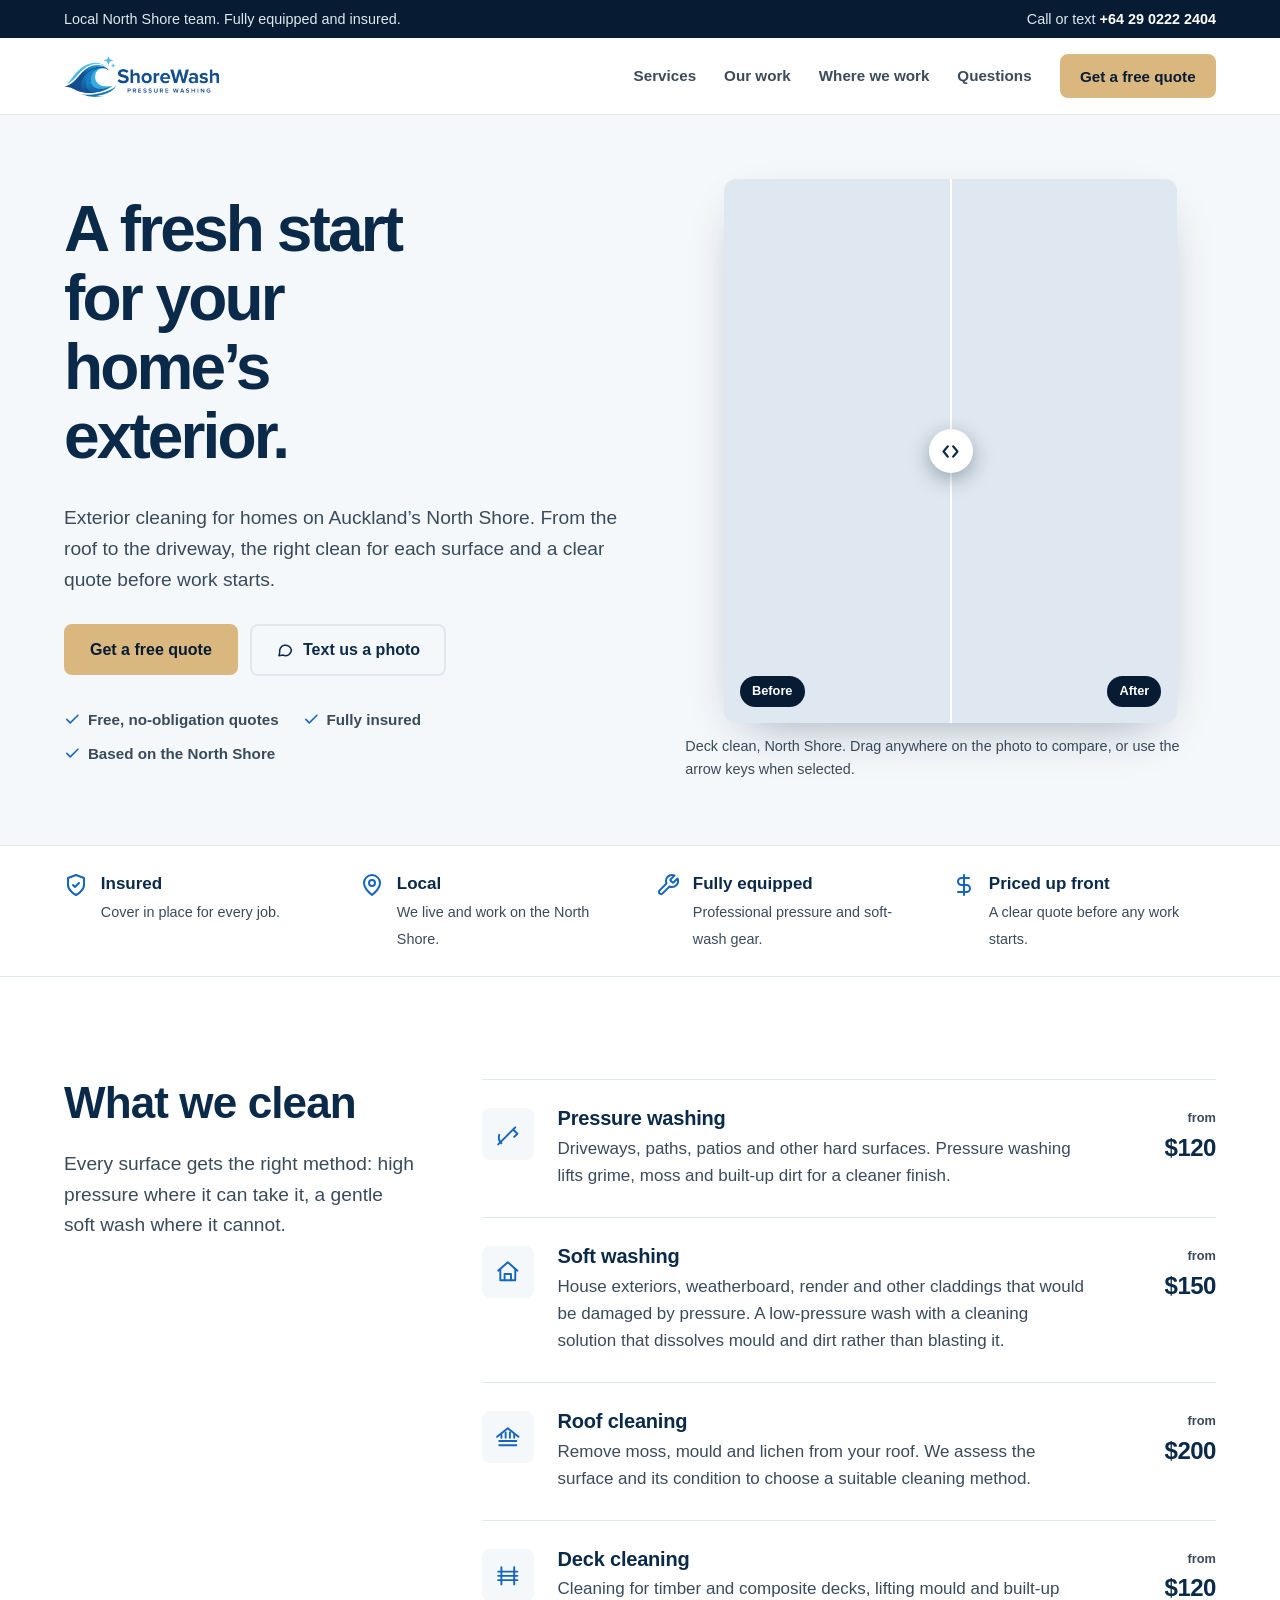
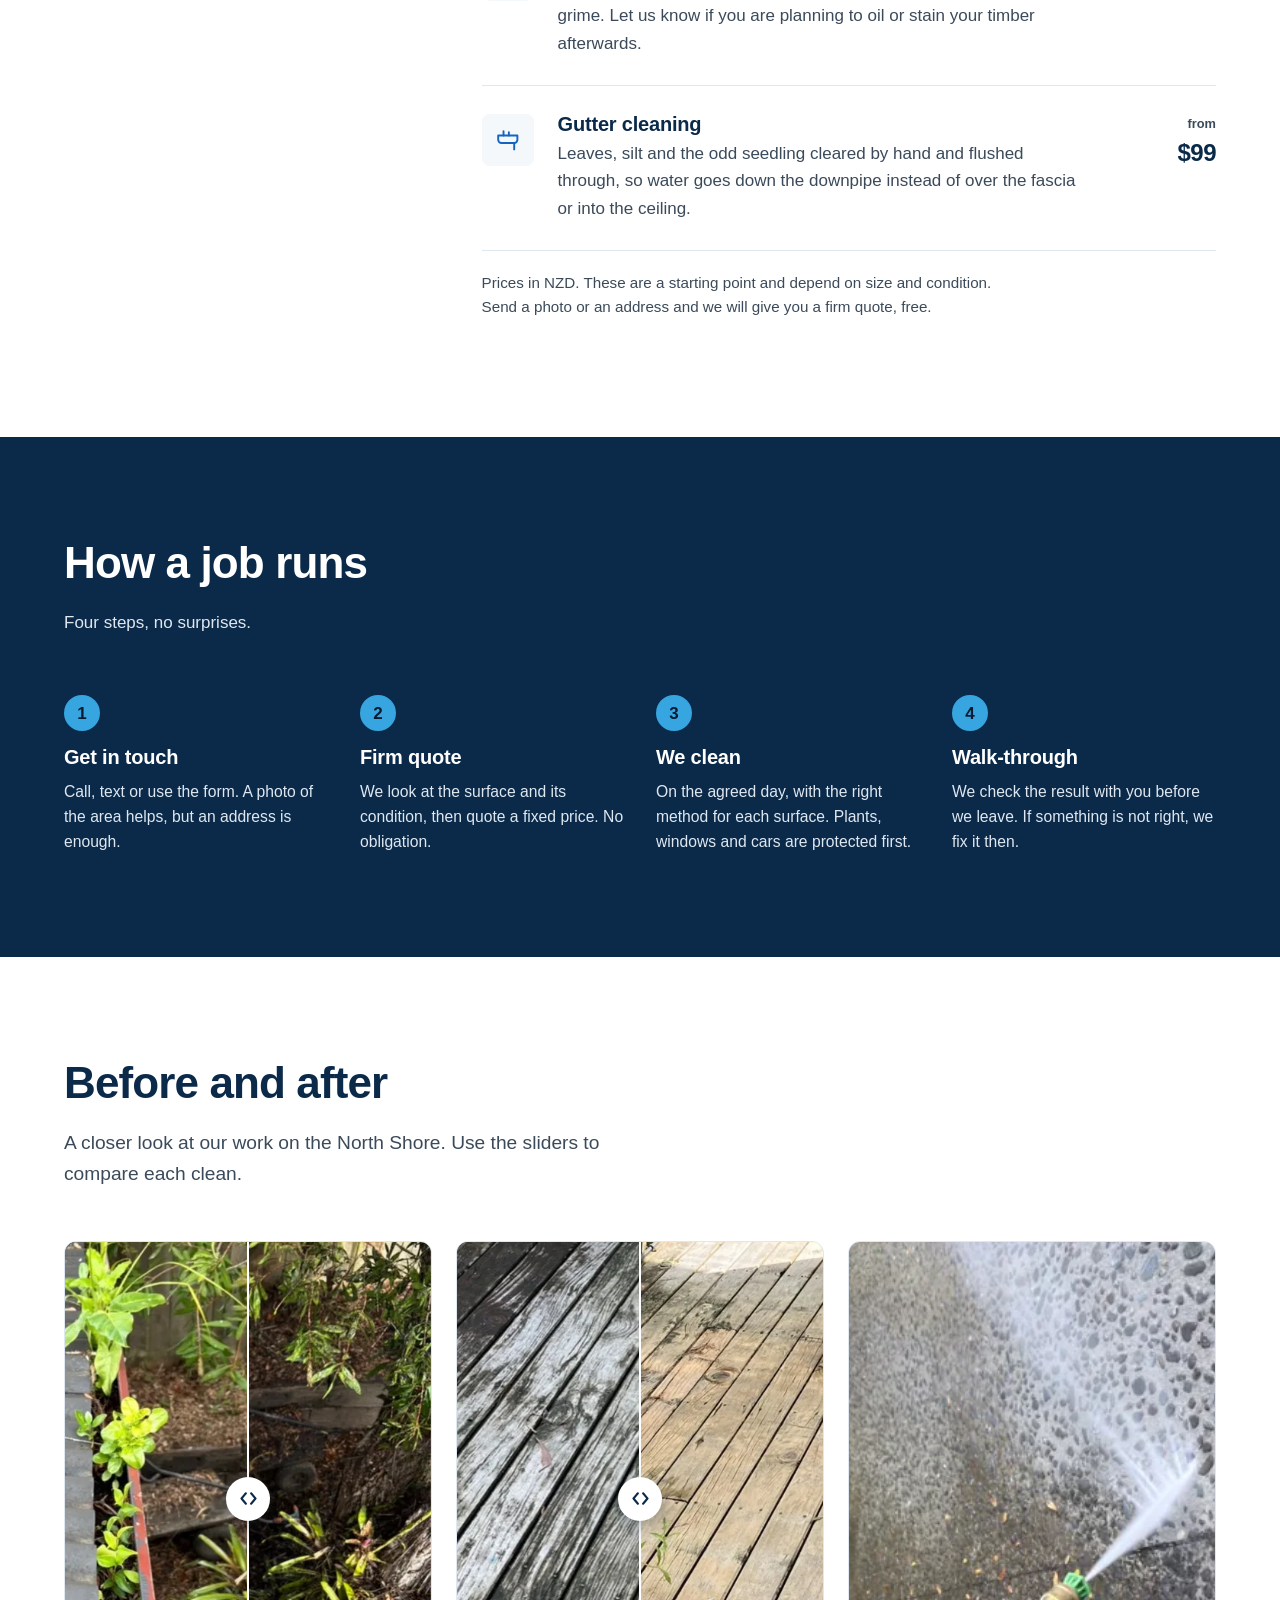
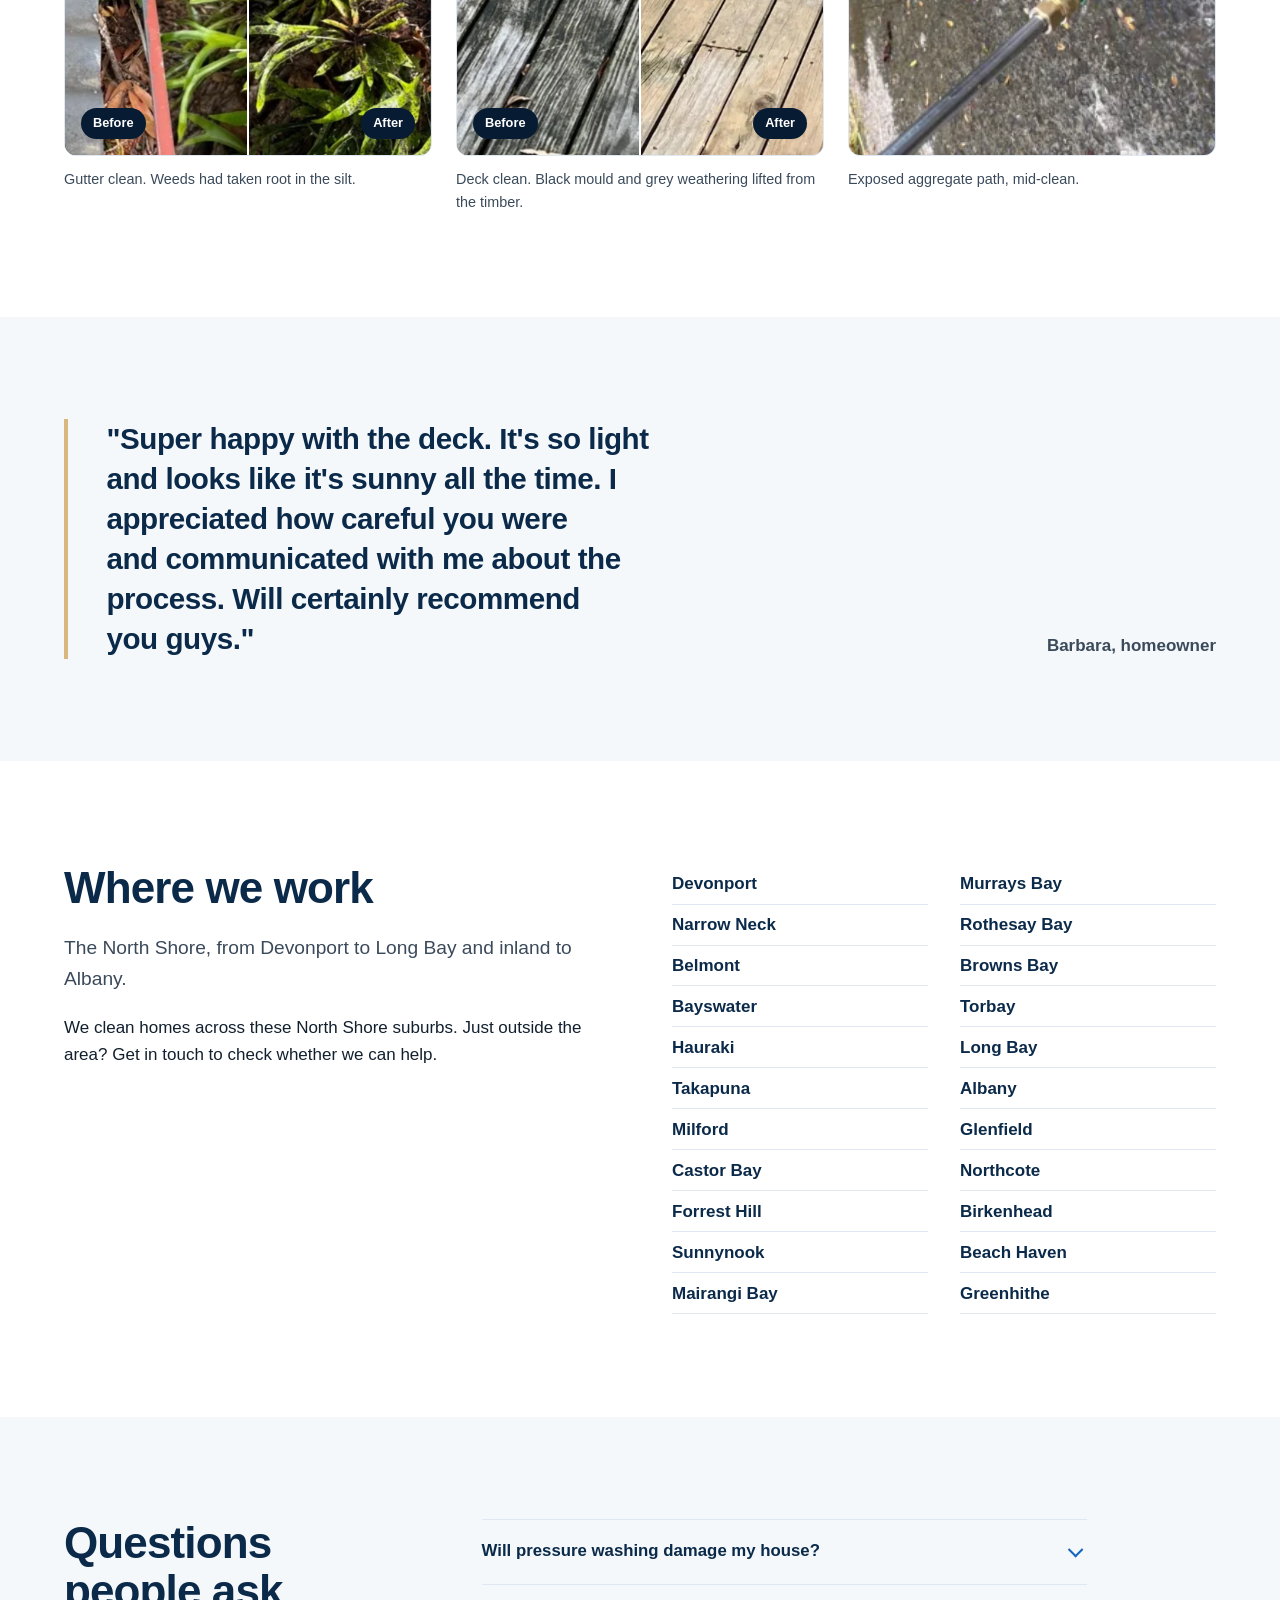
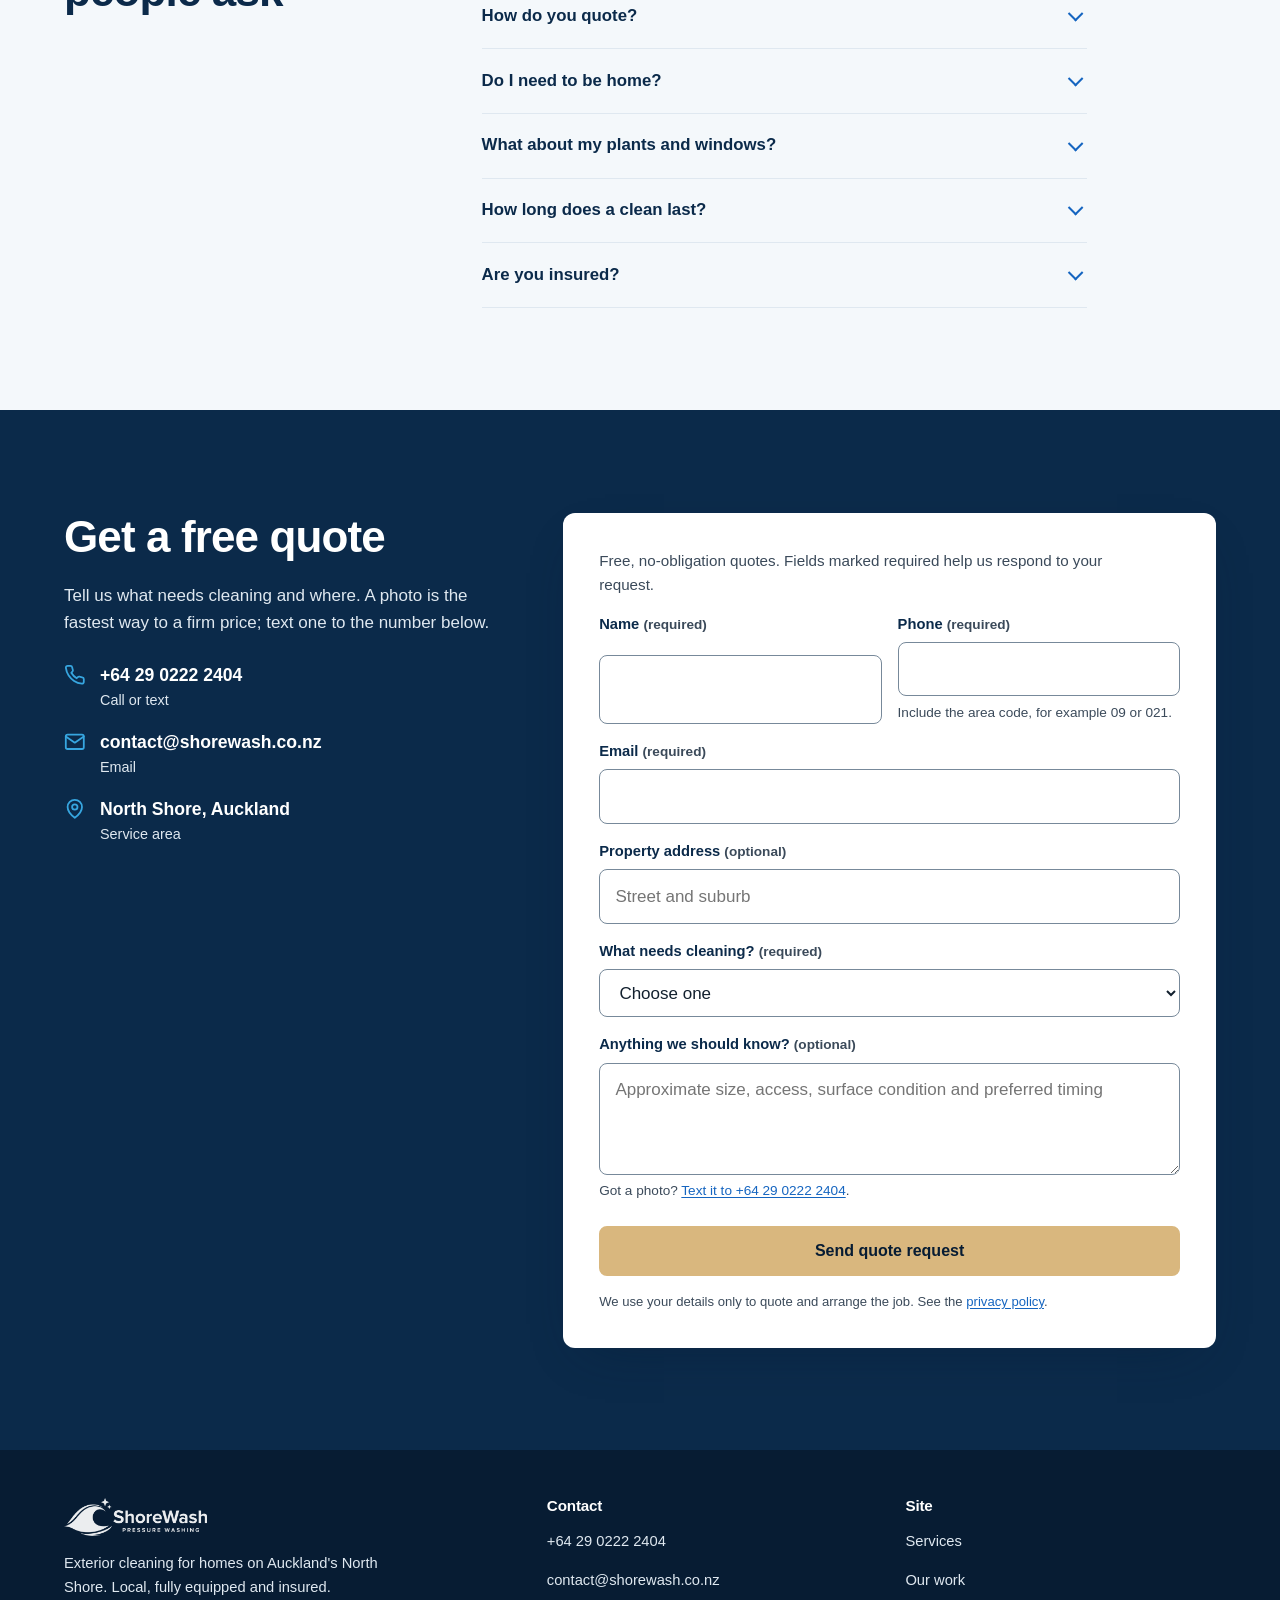
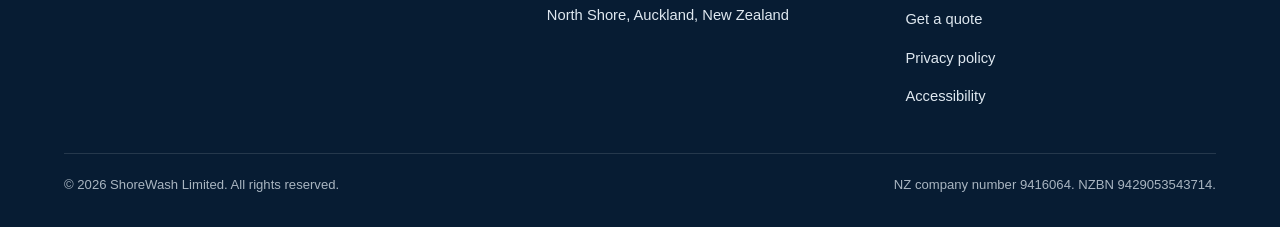
<file: index.html>
<!doctype html>
<html lang="en-NZ">
<head>
  <meta charset="utf-8">
  <meta name="viewport" content="width=device-width, initial-scale=1">
  <title>ShoreWash | Exterior cleaning on Auckland's North Shore</title>
  <meta name="description" content="Pressure washing, soft washing, roof, deck and gutter cleaning for North Shore homes. Local, fully equipped and insured. Free quotes, call or text +64 29 0222 2404.">
  <link rel="canonical" href="https://www.shorewash.co.nz/">
  <link rel="icon" href="assets/img/logo-square.png" type="image/png">
  <link rel="apple-touch-icon" href="assets/img/logo-square.png">
  <meta property="og:type" content="website">
  <meta property="og:site_name" content="ShoreWash">
  <meta property="og:title" content="ShoreWash | Exterior cleaning on Auckland's North Shore">
  <meta property="og:description" content="Pressure washing, soft washing, roofs, decks and gutters. Local North Shore team, fully equipped and insured. Free quotes.">
  <meta property="og:image" content="https://www.shorewash.co.nz/assets/img/driveway-wash.jpg">
  <meta property="og:image:width" content="1600">
  <meta property="og:image:height" content="1200">
  <meta property="og:image:alt" content="Pressure washing an exposed-aggregate path">
  <meta property="og:locale" content="en_NZ">
  <meta property="og:url" content="https://www.shorewash.co.nz/">
  <meta name="twitter:card" content="summary_large_image">
  <meta name="theme-color" content="#0b2a4a">
  <link rel="preload" as="image" type="image/webp" href="assets/img/deck-after-750.webp" imagesrcset="assets/img/deck-after-480.webp 480w, assets/img/deck-after-750.webp 750w" imagesizes="(max-width: 860px) calc(100vw - 40px), 520px" fetchpriority="high">
  <script>document.documentElement.classList.add("js");</script>
  <link rel="stylesheet" href="assets/site.css">
  <script type="application/ld+json">
{
  "@context": "https://schema.org",
  "@type": "HomeAndConstructionBusiness",
  "name": "ShoreWash",
  "legalName": "ShoreWash Limited",
  "url": "https://www.shorewash.co.nz/",
  "logo": "https://www.shorewash.co.nz/assets/img/logo-square.png",
  "image": "https://www.shorewash.co.nz/assets/img/driveway-wash.jpg",
  "telephone": "+64290222404",
  "email": "contact@shorewash.co.nz",
  "priceRange": "$99 - $200+",
  "address": {
    "@type": "PostalAddress",
    "addressLocality": "North Shore",
    "addressRegion": "Auckland",
    "addressCountry": "NZ"
  },
  "areaServed": {
    "@type": "Place",
    "name": "North Shore, Auckland"
  },
  "identifier": [
    {
      "@type": "PropertyValue",
      "propertyID": "NZBN",
      "value": "9429053543714"
    },
    {
      "@type": "PropertyValue",
      "propertyID": "NZ Company Number",
      "value": "9416064"
    }
  ],
  "hasOfferCatalog": {
    "@type": "OfferCatalog",
    "name": "Exterior cleaning services",
    "itemListElement": [
      {
        "@type": "Offer",
        "itemOffered": {
          "@type": "Service",
          "name": "Pressure washing",
          "description": "Pricing from NZ$120. Final quote depends on size and condition."
        },
        "priceSpecification": {
          "@type": "PriceSpecification",
          "priceCurrency": "NZD",
          "minPrice": "120"
        }
      },
      {
        "@type": "Offer",
        "itemOffered": {
          "@type": "Service",
          "name": "Soft washing",
          "description": "Pricing from NZ$150. Final quote depends on size and condition."
        },
        "priceSpecification": {
          "@type": "PriceSpecification",
          "priceCurrency": "NZD",
          "minPrice": "150"
        }
      },
      {
        "@type": "Offer",
        "itemOffered": {
          "@type": "Service",
          "name": "Roof cleaning",
          "description": "Pricing from NZ$200. Final quote depends on size and condition."
        },
        "priceSpecification": {
          "@type": "PriceSpecification",
          "priceCurrency": "NZD",
          "minPrice": "200"
        }
      },
      {
        "@type": "Offer",
        "itemOffered": {
          "@type": "Service",
          "name": "Deck cleaning",
          "description": "Pricing from NZ$120. Final quote depends on size and condition."
        },
        "priceSpecification": {
          "@type": "PriceSpecification",
          "priceCurrency": "NZD",
          "minPrice": "120"
        }
      },
      {
        "@type": "Offer",
        "itemOffered": {
          "@type": "Service",
          "name": "Gutter cleaning",
          "description": "Pricing from NZ$99. Final quote depends on size and condition."
        },
        "priceSpecification": {
          "@type": "PriceSpecification",
          "priceCurrency": "NZD",
          "minPrice": "99"
        }
      }
    ]
  },
  "@id": "https://www.shorewash.co.nz/#business"
}
  </script>
</head>
<body class="has-callbar">
<a class="skip-link" href="#top">Skip to main content</a>

<div class="topbar">
  <div class="wrap">
    <span class="topbar-note">Local North Shore team. Fully equipped and insured.</span>
    <span>Call or text <a href="tel:+64290222404">+64 29 0222 2404</a></span>
  </div>
</div>

<header class="header">
  <div class="wrap">
    <a class="brand" href="#top" aria-label="ShoreWash home">
      <img src="assets/img/logo.png" alt="ShoreWash" width="510" height="137">
    </a>
    <button class="nav-toggle" type="button" aria-expanded="false" aria-controls="nav">Menu</button>
    <nav class="nav" id="nav" aria-label="Main">
      <a href="#services">Services</a>
      <a href="#work">Our work</a>
      <a href="#area">Where we work</a>
      <a href="#faq">Questions</a>
      <a class="btn btn--primary" href="#quote">Get a free quote</a>
    </nav>
  </div>
</header>

<main id="top" tabindex="-1">

  <section class="hero">
    <div class="wrap">
      <div class="hero-copy">
        <h1>A fresh start for your home’s exterior.</h1>
        <p class="lede">Exterior cleaning for homes on Auckland’s North Shore. From the roof to the driveway, the right clean for each surface and a clear quote before work starts.</p>
        <div class="hero-actions">
          <a class="btn btn--primary" href="#quote">Get a free quote</a>
          <a class="btn btn--ghost" href="sms:+64290222404">
            <svg viewBox="0 0 24 24" fill="none" stroke="currentColor" stroke-width="2" stroke-linecap="round" stroke-linejoin="round" aria-hidden="true"><path d="M21 12a8 8 0 0 1-11.6 7.1L4 20l1.1-4.3A8 8 0 1 1 21 12z"/></svg>
            Text us a photo
          </a>
        </div>
        <ul class="hero-proof">
          <li><svg viewBox="0 0 24 24" fill="none" stroke="currentColor" stroke-width="2.2" stroke-linecap="round" stroke-linejoin="round" aria-hidden="true"><path d="M20 6 9 17l-5-5"/></svg>Free, no-obligation quotes</li>
          <li><svg viewBox="0 0 24 24" fill="none" stroke="currentColor" stroke-width="2.2" stroke-linecap="round" stroke-linejoin="round" aria-hidden="true"><path d="M20 6 9 17l-5-5"/></svg>Fully insured</li>
          <li><svg viewBox="0 0 24 24" fill="none" stroke="currentColor" stroke-width="2.2" stroke-linecap="round" stroke-linejoin="round" aria-hidden="true"><path d="M20 6 9 17l-5-5"/></svg>Based on the North Shore</li>
        </ul>
      </div>

      <figure class="hero-media">
        <div class="compare" data-compare>
          <picture><source type="image/webp" srcset="assets/img/deck-after-480.webp 480w, assets/img/deck-after-750.webp 750w" sizes="(max-width: 860px) calc(100vw - 40px), 520px"><img class="compare-after" decoding="async" src="assets/img/deck-after.jpg" alt="The same deck after cleaning: pale, even timber with the grain showing" width="750" height="1200" fetchpriority="high"></picture>
          <picture><source type="image/webp" srcset="assets/img/deck-before-480.webp 480w, assets/img/deck-before-750.webp 750w" sizes="(max-width: 860px) calc(100vw - 40px), 520px"><img class="compare-before" decoding="async" src="assets/img/deck-before.jpg" alt="A timber deck before cleaning, blackened with mould and lichen" width="750" height="1200"></picture>
          <span class="compare-label compare-label--before" aria-hidden="true">Before</span>
          <span class="compare-label compare-label--after" aria-hidden="true">After</span>
          <div class="compare-handle" aria-hidden="true"></div>
          <input class="compare-range" type="range" min="0" max="100" value="50" aria-label="Deck cleaning comparison">
        </div>
        <figcaption class="compare-caption">Deck clean, North Shore. Drag anywhere on the photo to compare, or use the arrow keys when selected.</figcaption>
      </figure>
    </div>
  </section>

  <section class="trust" aria-label="Why homeowners choose ShoreWash">
    <div class="wrap">
      <div class="trust-item">
        <svg viewBox="0 0 24 24" fill="none" stroke="currentColor" stroke-width="2" stroke-linecap="round" stroke-linejoin="round" aria-hidden="true"><path d="M12 22s8-4 8-10V5l-8-3-8 3v7c0 6 8 10 8 10z"/><path d="m9 12 2 2 4-4"/></svg>
        <div><strong>Insured</strong><span>Cover in place for every job.</span></div>
      </div>
      <div class="trust-item">
        <svg viewBox="0 0 24 24" fill="none" stroke="currentColor" stroke-width="2" stroke-linecap="round" stroke-linejoin="round" aria-hidden="true"><path d="M20 10c0 6-8 12-8 12s-8-6-8-12a8 8 0 0 1 16 0z"/><circle cx="12" cy="10" r="3"/></svg>
        <div><strong>Local</strong><span>We live and work on the North Shore.</span></div>
      </div>
      <div class="trust-item">
        <svg viewBox="0 0 24 24" fill="none" stroke="currentColor" stroke-width="2" stroke-linecap="round" stroke-linejoin="round" aria-hidden="true"><path d="M14.7 6.3a1 1 0 0 0 0 1.4l1.6 1.6a1 1 0 0 0 1.4 0l3.77-3.77a6 6 0 0 1-7.94 7.94l-6.91 6.91a2.12 2.12 0 0 1-3-3l6.91-6.91a6 6 0 0 1 7.94-7.94l-3.76 3.76z"/></svg>
        <div><strong>Fully equipped</strong><span>Professional pressure and soft-wash gear.</span></div>
      </div>
      <div class="trust-item">
        <svg viewBox="0 0 24 24" fill="none" stroke="currentColor" stroke-width="2" stroke-linecap="round" stroke-linejoin="round" aria-hidden="true"><path d="M12 2v20M17 5H9.5a3.5 3.5 0 0 0 0 7h5a3.5 3.5 0 0 1 0 7H6"/></svg>
        <div><strong>Priced up front</strong><span>A clear quote before any work starts.</span></div>
      </div>
    </div>
  </section>

  <section class="section" id="services">
    <div class="wrap">
      <div class="section-head">
        <h2>What we clean</h2>
        <p class="lede">Every surface gets the right method: high pressure where it can take it, a gentle soft wash where it cannot.</p>
      </div>

      <ul class="services">
        <li class="service">
          <div class="service-icon" aria-hidden="true">
            <svg viewBox="0 0 24 24" fill="none" stroke="currentColor" stroke-width="1.8" stroke-linecap="round" stroke-linejoin="round"><path d="M3 21 14 10M14 10l3-3 4 4-3 3M17 7l2-2M8 16l-2 2"/><path d="M4 12c-1 3 0 6 2 8"/></svg>
          </div>
          <div>
            <h3>Pressure washing</h3>
            <p>Driveways, paths, patios and other hard surfaces. Pressure washing lifts grime, moss and built-up dirt for a cleaner finish.</p>
          </div>
          <div class="service-price"><small>from</small><strong>$120</strong></div>
        </li>
        <li class="service">
          <div class="service-icon" aria-hidden="true">
            <svg viewBox="0 0 24 24" fill="none" stroke="currentColor" stroke-width="1.8" stroke-linecap="round" stroke-linejoin="round"><path d="M3 11 12 3l9 8"/><path d="M5 10v10h14V10"/><path d="M9 20v-6h6v6"/></svg>
          </div>
          <div>
            <h3>Soft washing</h3>
            <p>House exteriors, weatherboard, render and other claddings that would be damaged by pressure. A low-pressure wash with a cleaning solution that dissolves mould and dirt rather than blasting it.</p>
          </div>
          <div class="service-price"><small>from</small><strong>$150</strong></div>
        </li>
        <li class="service">
          <div class="service-icon" aria-hidden="true">
            <svg viewBox="0 0 24 24" fill="none" stroke="currentColor" stroke-width="1.8" stroke-linecap="round" stroke-linejoin="round"><path d="M2 12 12 4l10 8"/><path d="M6 10v3M10 8v5M14 8v5M18 10v3"/><path d="M4 16h16M4 20h16"/></svg>
          </div>
          <div>
            <h3>Roof cleaning</h3>
            <p>Remove moss, mould and lichen from your roof. We assess the surface and its condition to choose a suitable cleaning method.</p>
          </div>
          <div class="service-price"><small>from</small><strong>$200</strong></div>
        </li>
        <li class="service">
          <div class="service-icon" aria-hidden="true">
            <svg viewBox="0 0 24 24" fill="none" stroke="currentColor" stroke-width="1.8" stroke-linecap="round" stroke-linejoin="round"><path d="M3 9h18M3 13h18M3 17h18"/><path d="M6 5v16M18 5v16"/></svg>
          </div>
          <div>
            <h3>Deck cleaning</h3>
            <p>Cleaning for timber and composite decks, lifting mould and built-up grime. Let us know if you are planning to oil or stain your timber afterwards.</p>
          </div>
          <div class="service-price"><small>from</small><strong>$120</strong></div>
        </li>
        <li class="service">
          <div class="service-icon" aria-hidden="true">
            <svg viewBox="0 0 24 24" fill="none" stroke="currentColor" stroke-width="1.8" stroke-linecap="round" stroke-linejoin="round"><path d="M3 8h18v4a3 3 0 0 1-3 3H6a3 3 0 0 1-3-3V8z"/><path d="M18 15v6"/><path d="M8 4v4M13 5v3"/></svg>
          </div>
          <div>
            <h3>Gutter cleaning</h3>
            <p>Leaves, silt and the odd seedling cleared by hand and flushed through, so water goes down the downpipe instead of over the fascia or into the ceiling.</p>
          </div>
          <div class="service-price"><small>from</small><strong>$99</strong></div>
        </li>
      </ul>
      <p class="services-note">Prices in NZD. These are a starting point and depend on size and condition. Send a photo or an address and we will give you a firm quote, free.</p>
    </div>
  </section>

  <section class="section section--navy" id="how">
    <div class="wrap">
      <div class="section-head">
        <h2>How a job runs</h2>
        <p>Four steps, no surprises.</p>
      </div>
      <ol class="steps">
        <li>
          <h3>Get in touch</h3>
          <p>Call, text or use the form. A photo of the area helps, but an address is enough.</p>
        </li>
        <li>
          <h3>Firm quote</h3>
          <p>We look at the surface and its condition, then quote a fixed price. No obligation.</p>
        </li>
        <li>
          <h3>We clean</h3>
          <p>On the agreed day, with the right method for each surface. Plants, windows and cars are protected first.</p>
        </li>
        <li>
          <h3>Walk-through</h3>
          <p>We check the result with you before we leave. If something is not right, we fix it then.</p>
        </li>
      </ol>
    </div>
  </section>

  <section class="section" id="work">
    <div class="wrap">
      <div class="section-head">
        <h2>Before and after</h2>
        <p class="lede">A closer look at our work on the North Shore. Use the sliders to compare each clean.</p>
      </div>
      <div class="gallery">
        <figure>
          <div class="compare" data-compare>
            <picture><source type="image/webp" srcset="assets/img/gutter-after-480.webp 480w, assets/img/gutter-after-750.webp 750w" sizes="(max-width: 860px) min(448px, calc(100vw - 40px)), 368px"><img class="compare-after" decoding="async" src="assets/img/gutter-after.jpg" alt="The same gutter after cleaning, clear along its full length" width="750" height="1200" loading="lazy"></picture>
            <picture><source type="image/webp" srcset="assets/img/gutter-before-480.webp 480w, assets/img/gutter-before-750.webp 750w" sizes="(max-width: 860px) min(448px, calc(100vw - 40px)), 368px"><img class="compare-before" decoding="async" src="assets/img/gutter-before.jpg" alt="A gutter before cleaning, full of soil with weeds growing out of it" width="750" height="1200" loading="lazy"></picture>
            <span class="compare-label compare-label--before" aria-hidden="true">Before</span>
            <span class="compare-label compare-label--after" aria-hidden="true">After</span>
            <div class="compare-handle" aria-hidden="true"></div>
            <input class="compare-range" type="range" min="0" max="100" value="50" aria-label="Gutter cleaning comparison">
          </div>
          <figcaption>Gutter clean. Weeds had taken root in the silt.</figcaption>
        </figure>
        <figure>
          <div class="compare" data-compare>
            <picture><source type="image/webp" srcset="assets/img/deck-after-480.webp 480w, assets/img/deck-after-750.webp 750w" sizes="(max-width: 860px) min(448px, calc(100vw - 40px)), 368px"><img class="compare-after" decoding="async" src="assets/img/deck-after.jpg" alt="Cleaned timber deck with lighter boards and visible grain" width="750" height="1200" loading="lazy"></picture>
            <picture><source type="image/webp" srcset="assets/img/deck-before-480.webp 480w, assets/img/deck-before-750.webp 750w" sizes="(max-width: 860px) min(448px, calc(100vw - 40px)), 368px"><img class="compare-before" decoding="async" src="assets/img/deck-before.jpg" alt="Timber deck with dark mould and weathering before cleaning" width="750" height="1200" loading="lazy"></picture>
            <span class="compare-label compare-label--before" aria-hidden="true">Before</span>
            <span class="compare-label compare-label--after" aria-hidden="true">After</span>
            <div class="compare-handle" aria-hidden="true"></div>
            <input class="compare-range" type="range" min="0" max="100" value="50" aria-label="Deck cleaning comparison">
          </div>
          <figcaption>Deck clean. Black mould and grey weathering lifted from the timber.</figcaption>
        </figure>
        <figure>
          <div class="photo">
            <picture><source type="image/webp" srcset="assets/img/driveway-wash-480.webp 480w, assets/img/driveway-wash-1600.webp 1600w" sizes="(max-width: 860px) min(448px, calc(100vw - 40px)), 368px"><img decoding="async" src="assets/img/driveway-wash.jpg" alt="A pressure washer lance cleaning an exposed-aggregate concrete path, the cleaned strip visibly lighter" width="1600" height="1200" loading="lazy"></picture>
          </div>
          <figcaption>Exposed aggregate path, mid-clean.</figcaption>
        </figure>
      </div>
    </div>
  </section>

  <section class="section section--foam" aria-label="Testimonial">
    <div class="wrap">
      <div class="quote">
        <blockquote>"Super happy with the deck. It's so light and looks like it's sunny all the time. I appreciated how careful you were and communicated with me about the process. Will certainly recommend you guys."</blockquote>
        <cite>Barbara, homeowner</cite>
      </div>
    </div>
  </section>

  <section class="section" id="area">
    <div class="wrap area">
      <div>
        <h2>Where we work</h2>
        <p class="lede">The North Shore, from Devonport to Long Bay and inland to Albany.</p>
        <p>We clean homes across these North Shore suburbs. Just outside the area? Get in touch to check whether we can help.</p>
      </div>
      <ul class="suburbs" aria-label="Suburbs we serve">
        <li>Devonport</li>
        <li>Narrow Neck</li>
        <li>Belmont</li>
        <li>Bayswater</li>
        <li>Hauraki</li>
        <li>Takapuna</li>
        <li>Milford</li>
        <li>Castor Bay</li>
        <li>Forrest Hill</li>
        <li>Sunnynook</li>
        <li>Mairangi Bay</li>
        <li>Murrays Bay</li>
        <li>Rothesay Bay</li>
        <li>Browns Bay</li>
        <li>Torbay</li>
        <li>Long Bay</li>
        <li>Albany</li>
        <li>Glenfield</li>
        <li>Northcote</li>
        <li>Birkenhead</li>
        <li>Beach Haven</li>
        <li>Greenhithe</li>
      </ul>
    </div>
  </section>

  <section class="section section--foam" id="faq">
    <div class="wrap">
      <div class="section-head">
        <h2>Questions people ask</h2>
      </div>
      <div class="faq">
        <details>
          <summary>Will pressure washing damage my house?</summary>
          <p>Not if the right method is used. Concrete and pavers take high pressure well. Weatherboard, render, painted surfaces and roofs do not, so those get a soft wash: low pressure and a cleaning solution that does the work instead. Part of the quote is deciding which is right for each surface.</p>
        </details>
        <details>
          <summary>How do you quote?</summary>
          <p>Send a photo and an address, or just an address. For most jobs we can give a firm price from that. For larger or unusual jobs we will come and look first. Quotes are free and there is no obligation.</p>
        </details>
        <details>
          <summary>Do I need to be home?</summary>
          <p>No, as long as we can reach the area and an outside tap. Many jobs are done while the owner is at work. We will let you know when we arrive and when we finish.</p>
        </details>
        <details>
          <summary>What about my plants and windows?</summary>
          <p>Plants near the work are wet down and covered where needed, and rinsed afterwards. Windows, cars and outdoor furniture are moved or protected before we start.</p>
        </details>
        <details>
          <summary>How long does a clean last?</summary>
          <p>It depends on the surface, shade and moisture. Decks and roofs in shady, damp spots grow moss faster than sunny north-facing ones. Most customers book a clean every one to two years; we can tell you what to expect for your place.</p>
        </details>
        <details>
          <summary>Are you insured?</summary>
          <p>Yes. ShoreWash Limited is a registered New Zealand company and is insured for the work we do.</p>
        </details>
      </div>
    </div>
  </section>

  <section class="section section--navy" id="quote">
    <div class="wrap quote-grid">
      <div>
        <h2>Get a free quote</h2>
        <p>Tell us what needs cleaning and where. A photo is the fastest way to a firm price; text one to the number below.</p>
        <ul class="contact-list">
          <li>
            <svg viewBox="0 0 24 24" fill="none" stroke="currentColor" stroke-width="2" stroke-linecap="round" stroke-linejoin="round" aria-hidden="true"><path d="M22 16.9v3a2 2 0 0 1-2.2 2 19.8 19.8 0 0 1-8.6-3.1 19.5 19.5 0 0 1-6-6A19.8 19.8 0 0 1 2.1 4.2 2 2 0 0 1 4.1 2h3a2 2 0 0 1 2 1.7c.1.9.4 1.8.7 2.7a2 2 0 0 1-.5 2.1L8.1 9.8a16 16 0 0 0 6 6l1.3-1.3a2 2 0 0 1 2.1-.4c.9.3 1.8.6 2.7.7a2 2 0 0 1 1.8 2z"/></svg>
            <div><a href="tel:+64290222404">+64 29 0222 2404</a><span>Call or text</span></div>
          </li>
          <li>
            <svg viewBox="0 0 24 24" fill="none" stroke="currentColor" stroke-width="2" stroke-linecap="round" stroke-linejoin="round" aria-hidden="true"><path d="M4 4h16a2 2 0 0 1 2 2v12a2 2 0 0 1-2 2H4a2 2 0 0 1-2-2V6a2 2 0 0 1 2-2z"/><path d="m22 6-10 7L2 6"/></svg>
            <div><a href="mailto:contact@shorewash.co.nz">contact@shorewash.co.nz</a><span>Email</span></div>
          </li>
          <li>
            <svg viewBox="0 0 24 24" fill="none" stroke="currentColor" stroke-width="2" stroke-linecap="round" stroke-linejoin="round" aria-hidden="true"><path d="M20 10c0 6-8 12-8 12s-8-6-8-12a8 8 0 0 1 16 0z"/><circle cx="12" cy="10" r="3"/></svg>
            <div><a href="#area">North Shore, Auckland</a><span>Service area</span></div>
          </li>
        </ul>
      </div>

      <form class="form" action="https://formsubmit.co/contact@shorewash.co.nz" method="POST" id="quote-form">
        <input type="hidden" name="_subject" value="Quote request from shorewash.co.nz">
        <input type="hidden" name="_template" value="table">
        <input type="hidden" name="_captcha" value="false">
        <input type="hidden" name="_next" value="https://www.shorewash.co.nz/thanks.html" id="form-next">
        <input type="text" name="_honey" class="honey" tabindex="-1" autocomplete="off" aria-hidden="true">

        <p class="form-intro">Free, no-obligation quotes. Fields marked required help us respond to your request.</p>
        <p id="form-status" class="form-status" role="status" aria-live="polite"></p>
        <div class="form-row">
          <div class="field">
            <label for="f-name">Name <span class="field-hint">(required)</span></label>
            <input id="f-name" name="name" maxlength="120" pattern=".*\S.*" type="text" autocomplete="name" required>
          </div>
          <div class="field">
            <label for="f-phone">Phone <span class="field-hint">(required)</span></label>
            <input id="f-phone" name="phone" type="tel" autocomplete="tel" inputmode="tel" minlength="7" maxlength="30" pattern="[+0-9\(\) .\-]{7,30}" aria-describedby="phone-hint" required>
            <span class="field-hint" id="phone-hint">Include the area code, for example 09 or 021.</span>
          </div>
        </div>
        <div class="field">
          <label for="f-email">Email <span class="field-hint">(required)</span></label>
          <input id="f-email" name="email" type="email" autocomplete="email" required>
        </div>
        <div class="field">
          <label for="f-address">Property address <span class="field-hint">(optional)</span></label>
          <input id="f-address" name="address" type="text" autocomplete="street-address" placeholder="Street and suburb">
        </div>
        <div class="field">
          <label for="f-service">What needs cleaning? <span class="field-hint">(required)</span></label>
          <select id="f-service" name="service" required>
            <option value="" selected disabled>Choose one</option>
            <option>Pressure washing (driveway, paths, patio)</option>
            <option>Soft washing (house exterior)</option>
            <option>Roof cleaning</option>
            <option>Deck cleaning</option>
            <option>Gutter cleaning</option>
            <option>A few of these</option>
            <option>Something else</option>
          </select>
        </div>
        <div class="field">
          <label for="f-message">Anything we should know? <span class="field-hint">(optional)</span></label>
          <textarea id="f-message" name="message" maxlength="5000" aria-describedby="photo-hint" placeholder="Approximate size, access, surface condition and preferred timing"></textarea>
          <span class="field-hint" id="photo-hint">Got a photo? <a href="sms:+64290222404">Text it to +64 29 0222 2404</a>.</span>
        </div>
        <button class="btn btn--primary" type="submit">Send quote request</button>
        <p class="form-fine">We use your details only to quote and arrange the job. See the <a href="privacy.html">privacy policy</a>.</p>
      </form>
    </div>
  </section>

</main>

<footer class="footer">
  <div class="wrap">
    <div>
      <img src="assets/img/logo.png" alt="ShoreWash" width="510" height="137">
      <p>Exterior cleaning for homes on Auckland's North Shore. Local, fully equipped and insured.</p>
    </div>
    <div>
      <h3>Contact</h3>
      <ul>
        <li><a href="tel:+64290222404">+64 29 0222 2404</a></li>
        <li><a href="mailto:contact@shorewash.co.nz">contact@shorewash.co.nz</a></li>
        <li>North Shore, Auckland, New Zealand</li>
      </ul>
    </div>
    <div>
      <h3>Site</h3>
      <ul>
        <li><a href="#services">Services</a></li>
        <li><a href="#work">Our work</a></li>
        <li><a href="#quote">Get a quote</a></li>
        <li><a href="privacy.html">Privacy policy</a></li>
        <li><a href="accessibility.html">Accessibility</a></li>
      </ul>
    </div>
    <div class="footer-legal">
      <span>&copy; 2026 ShoreWash Limited. All rights reserved.</span>
      <span>NZ company number 9416064. NZBN 9429053543714.</span>
    </div>
  </div>
</footer>

<nav class="callbar" aria-label="Quick contact">
  <a class="btn btn--primary" href="tel:+64290222404">Call</a>
  <a class="btn btn--ghost on-dark" href="sms:+64290222404">Text</a>
  <a class="btn btn--ghost on-dark" href="#quote">Quote</a>
</nav>

<script src="assets/site.js" defer></script>
</body>
</html>
</file>
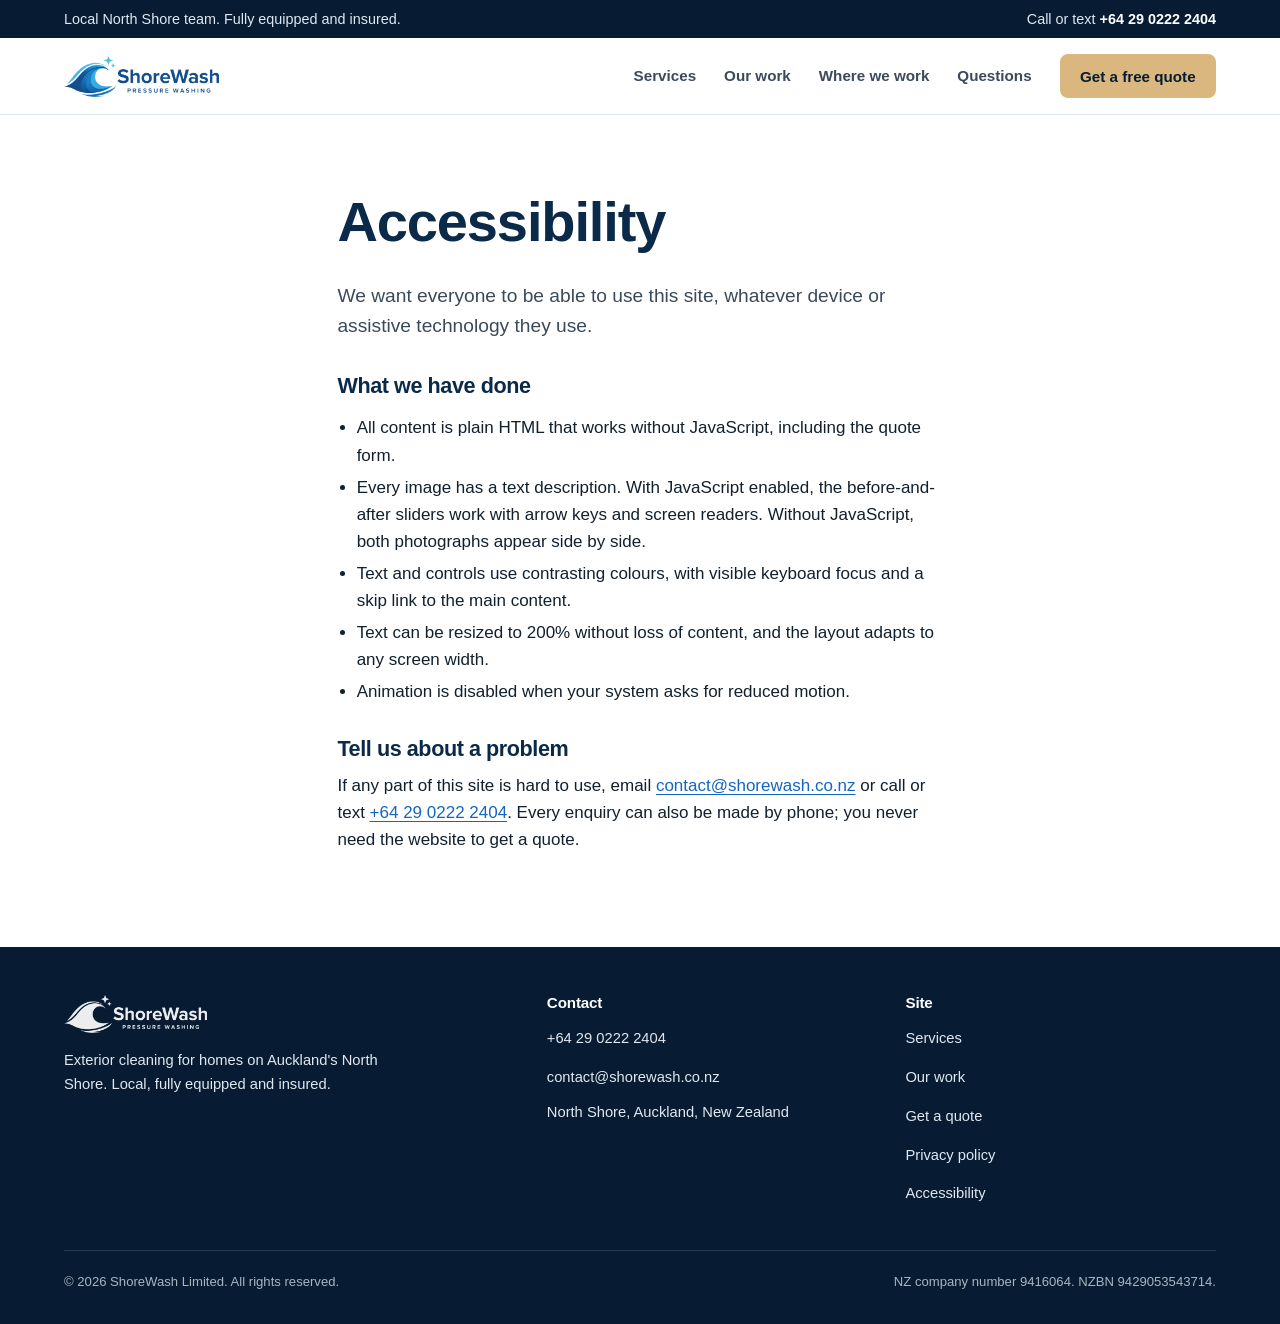
<file: accessibility.html>
<!doctype html>
<html lang="en-NZ">
<head>
  <meta charset="utf-8">
  <meta name="viewport" content="width=device-width, initial-scale=1">
  <title>Accessibility | ShoreWash</title>
  <meta name="description" content="ShoreWash aims to make this website usable by everyone. How we approach accessibility and how to tell us about a problem.">
  <meta name="robots" content="index,follow">
  <link rel="canonical" href="https://www.shorewash.co.nz/accessibility.html">
  <link rel="icon" href="assets/img/logo-square.png" type="image/png">
  <meta name="theme-color" content="#0b2a4a">
  <script>document.documentElement.classList.add("js");</script>
  <link rel="stylesheet" href="assets/site.css">
</head>
<body>
<a class="skip-link" href="#main">Skip to main content</a>
<div class="topbar">
  <div class="wrap">
    <span class="topbar-note">Local North Shore team. Fully equipped and insured.</span>
    <span>Call or text <a href="tel:+64290222404">+64 29 0222 2404</a></span>
  </div>
</div>
<header class="header">
  <div class="wrap">
    <a class="brand" href="index.html" aria-label="ShoreWash home">
      <img src="assets/img/logo.png" alt="ShoreWash" width="510" height="137">
    </a>
    <button class="nav-toggle" type="button" aria-expanded="false" aria-controls="nav">Menu</button>
    <nav class="nav" id="nav" aria-label="Main">
      <a href="index.html#services">Services</a>
      <a href="index.html#work">Our work</a>
      <a href="index.html#area">Where we work</a>
      <a href="index.html#faq">Questions</a>
      <a class="btn btn--primary" href="index.html#quote">Get a free quote</a>
    </nav>
  </div>
</header>
<main class="page" id="main" tabindex="-1">
  <div class="wrap">

    <h1>Accessibility</h1>
    <p class="lede">We want everyone to be able to use this site, whatever device or assistive technology they use.</p>

    <h2>What we have done</h2>
    <ul>
      <li>All content is plain HTML that works without JavaScript, including the quote form.</li>
      <li>Every image has a text description. With JavaScript enabled, the before-and-after sliders work with arrow keys and screen readers. Without JavaScript, both photographs appear side by side.</li>
      <li>Text and controls use contrasting colours, with visible keyboard focus and a skip link to the main content.</li>
      <li>Text can be resized to 200% without loss of content, and the layout adapts to any screen width.</li>
      <li>Animation is disabled when your system asks for reduced motion.</li>
    </ul>

    <h2>Tell us about a problem</h2>
    <p>If any part of this site is hard to use, email <a href="mailto:contact@shorewash.co.nz">contact@shorewash.co.nz</a> or call or text <a href="tel:+64290222404">+64 29 0222 2404</a>. Every enquiry can also be made by phone; you never need the website to get a quote.</p>
  </div>
</main>
<footer class="footer">
  <div class="wrap">
    <div>
      <img src="assets/img/logo.png" alt="ShoreWash" width="510" height="137">
      <p>Exterior cleaning for homes on Auckland's North Shore. Local, fully equipped and insured.</p>
    </div>
    <div>
      <h3>Contact</h3>
      <ul>
        <li><a href="tel:+64290222404">+64 29 0222 2404</a></li>
        <li><a href="mailto:contact@shorewash.co.nz">contact@shorewash.co.nz</a></li>
        <li>North Shore, Auckland, New Zealand</li>
      </ul>
    </div>
    <div>
      <h3>Site</h3>
      <ul>
        <li><a href="index.html#services">Services</a></li>
        <li><a href="index.html#work">Our work</a></li>
        <li><a href="index.html#quote">Get a quote</a></li>
        <li><a href="privacy.html">Privacy policy</a></li>
        <li><a href="accessibility.html">Accessibility</a></li>
      </ul>
    </div>
    <div class="footer-legal">
      <span>&copy; 2026 ShoreWash Limited. All rights reserved.</span>
      <span>NZ company number 9416064. NZBN 9429053543714.</span>
    </div>
  </div>
</footer>
<script src="assets/site.js" defer></script>
</body>
</html>
</file>
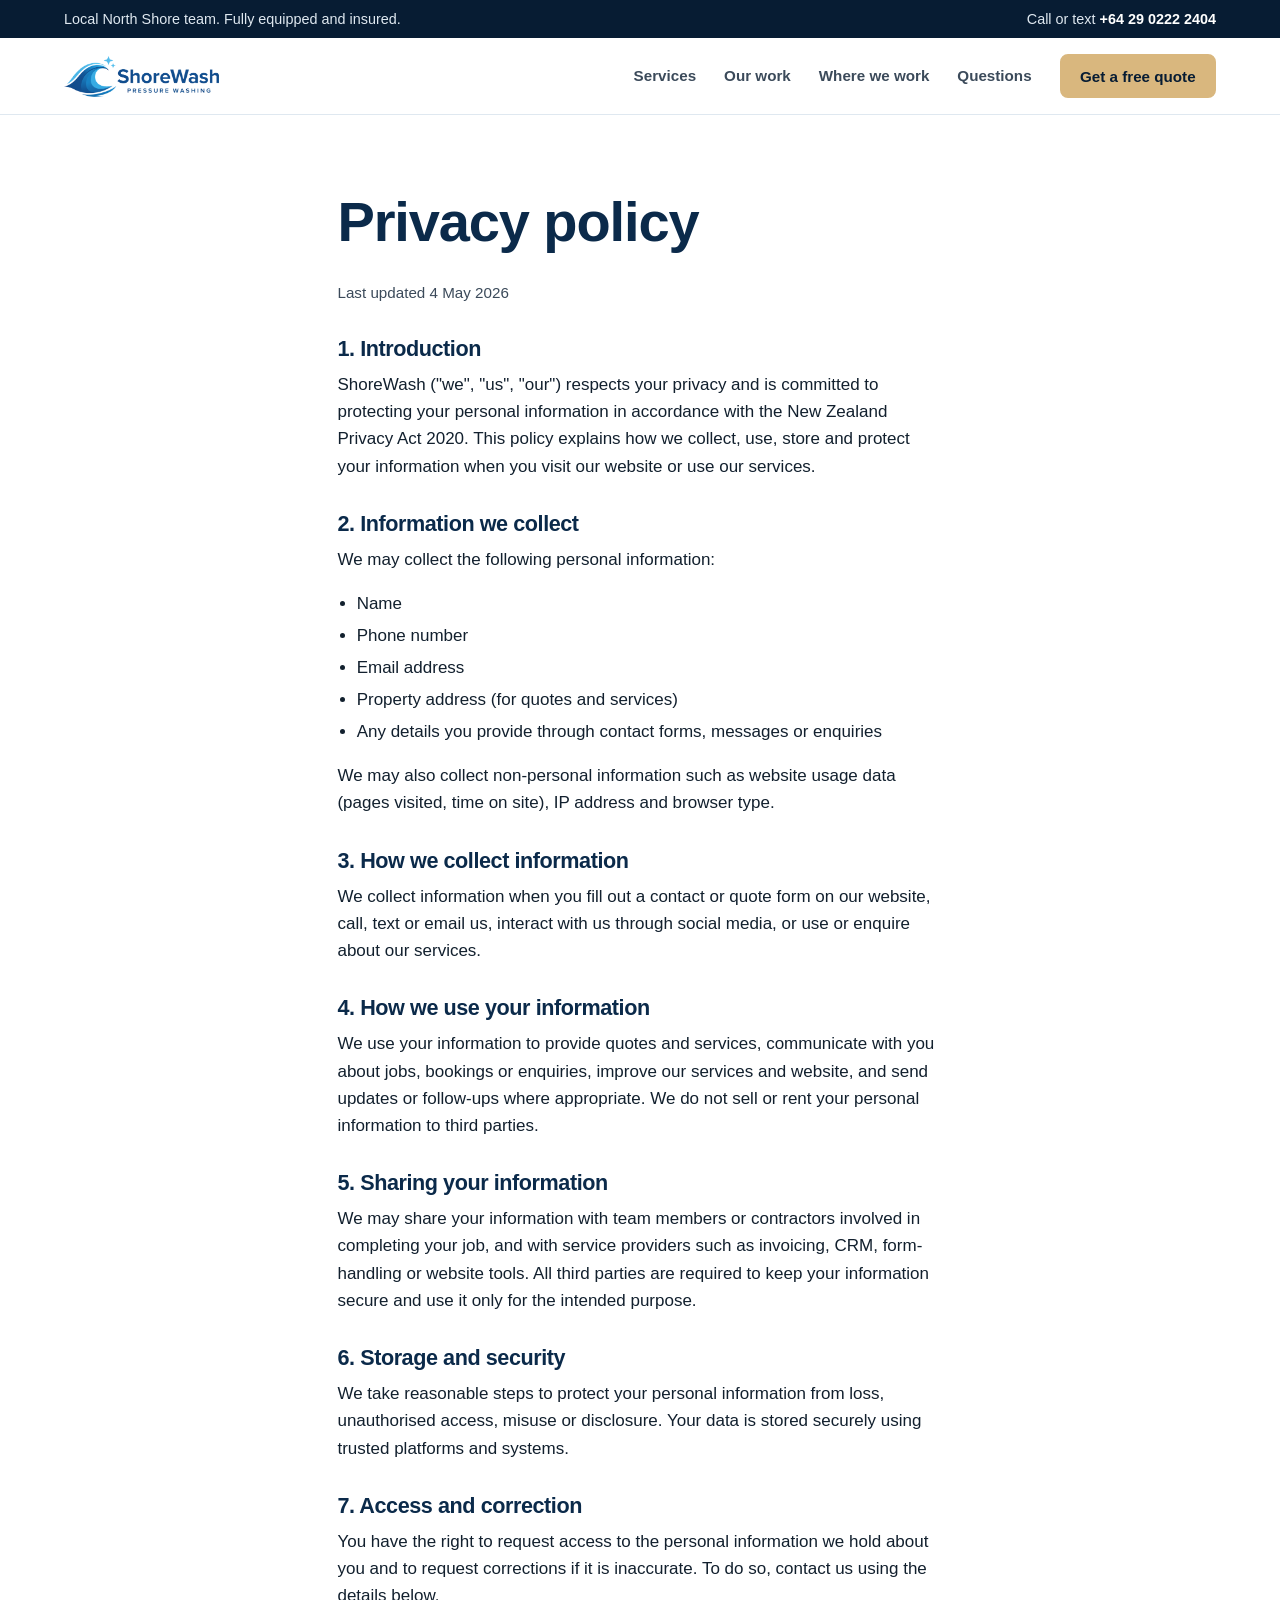
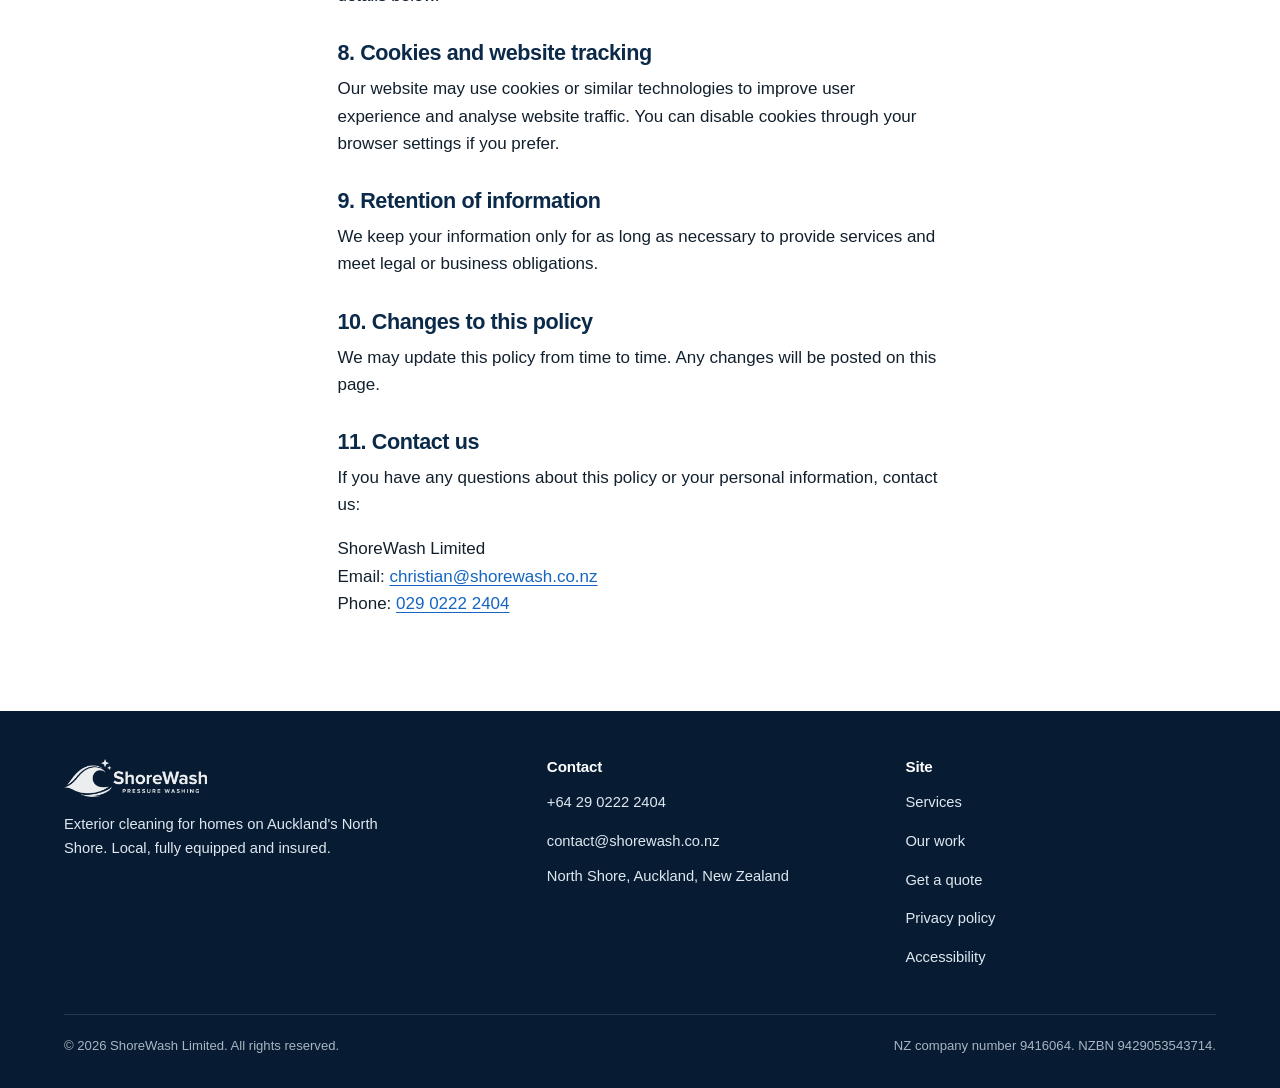
<file: privacy.html>
<!doctype html>
<html lang="en-NZ">
<head>
  <meta charset="utf-8">
  <meta name="viewport" content="width=device-width, initial-scale=1">
  <title>Privacy policy | ShoreWash</title>
  <meta name="description" content="How ShoreWash collects, uses and protects your personal information under the New Zealand Privacy Act 2020.">
  <meta name="robots" content="index,follow">
  <link rel="canonical" href="https://www.shorewash.co.nz/privacy.html">
  <link rel="icon" href="assets/img/logo-square.png" type="image/png">
  <meta name="theme-color" content="#0b2a4a">
  <script>document.documentElement.classList.add("js");</script>
  <link rel="stylesheet" href="assets/site.css">
</head>
<body>
<a class="skip-link" href="#main">Skip to main content</a>
<div class="topbar">
  <div class="wrap">
    <span class="topbar-note">Local North Shore team. Fully equipped and insured.</span>
    <span>Call or text <a href="tel:+64290222404">+64 29 0222 2404</a></span>
  </div>
</div>
<header class="header">
  <div class="wrap">
    <a class="brand" href="index.html" aria-label="ShoreWash home">
      <img src="assets/img/logo.png" alt="ShoreWash" width="510" height="137">
    </a>
    <button class="nav-toggle" type="button" aria-expanded="false" aria-controls="nav">Menu</button>
    <nav class="nav" id="nav" aria-label="Main">
      <a href="index.html#services">Services</a>
      <a href="index.html#work">Our work</a>
      <a href="index.html#area">Where we work</a>
      <a href="index.html#faq">Questions</a>
      <a class="btn btn--primary" href="index.html#quote">Get a free quote</a>
    </nav>
  </div>
</header>
<main class="page" id="main" tabindex="-1">
  <div class="wrap">

    <h1>Privacy policy</h1>
    <p class="meta">Last updated 4 May 2026</p>

    <h2>1. Introduction</h2>
    <p>ShoreWash ("we", "us", "our") respects your privacy and is committed to protecting your personal information in accordance with the New Zealand Privacy Act 2020. This policy explains how we collect, use, store and protect your information when you visit our website or use our services.</p>

    <h2>2. Information we collect</h2>
    <p>We may collect the following personal information:</p>
    <ul>
      <li>Name</li>
      <li>Phone number</li>
      <li>Email address</li>
      <li>Property address (for quotes and services)</li>
      <li>Any details you provide through contact forms, messages or enquiries</li>
    </ul>
    <p>We may also collect non-personal information such as website usage data (pages visited, time on site), IP address and browser type.</p>

    <h2>3. How we collect information</h2>
    <p>We collect information when you fill out a contact or quote form on our website, call, text or email us, interact with us through social media, or use or enquire about our services.</p>

    <h2>4. How we use your information</h2>
    <p>We use your information to provide quotes and services, communicate with you about jobs, bookings or enquiries, improve our services and website, and send updates or follow-ups where appropriate. We do not sell or rent your personal information to third parties.</p>

    <h2>5. Sharing your information</h2>
    <p>We may share your information with team members or contractors involved in completing your job, and with service providers such as invoicing, CRM, form-handling or website tools. All third parties are required to keep your information secure and use it only for the intended purpose.</p>

    <h2>6. Storage and security</h2>
    <p>We take reasonable steps to protect your personal information from loss, unauthorised access, misuse or disclosure. Your data is stored securely using trusted platforms and systems.</p>

    <h2>7. Access and correction</h2>
    <p>You have the right to request access to the personal information we hold about you and to request corrections if it is inaccurate. To do so, contact us using the details below.</p>

    <h2>8. Cookies and website tracking</h2>
    <p>Our website may use cookies or similar technologies to improve user experience and analyse website traffic. You can disable cookies through your browser settings if you prefer.</p>

    <h2>9. Retention of information</h2>
    <p>We keep your information only for as long as necessary to provide services and meet legal or business obligations.</p>

    <h2>10. Changes to this policy</h2>
    <p>We may update this policy from time to time. Any changes will be posted on this page.</p>

    <h2>11. Contact us</h2>
    <p>If you have any questions about this policy or your personal information, contact us:</p>
    <p>ShoreWash Limited<br>Email: <a href="mailto:christian@shorewash.co.nz">christian@shorewash.co.nz</a><br>Phone: <a href="tel:+64290222404">029 0222 2404</a></p>
  </div>
</main>
<footer class="footer">
  <div class="wrap">
    <div>
      <img src="assets/img/logo.png" alt="ShoreWash" width="510" height="137">
      <p>Exterior cleaning for homes on Auckland's North Shore. Local, fully equipped and insured.</p>
    </div>
    <div>
      <h3>Contact</h3>
      <ul>
        <li><a href="tel:+64290222404">+64 29 0222 2404</a></li>
        <li><a href="mailto:contact@shorewash.co.nz">contact@shorewash.co.nz</a></li>
        <li>North Shore, Auckland, New Zealand</li>
      </ul>
    </div>
    <div>
      <h3>Site</h3>
      <ul>
        <li><a href="index.html#services">Services</a></li>
        <li><a href="index.html#work">Our work</a></li>
        <li><a href="index.html#quote">Get a quote</a></li>
        <li><a href="privacy.html">Privacy policy</a></li>
        <li><a href="accessibility.html">Accessibility</a></li>
      </ul>
    </div>
    <div class="footer-legal">
      <span>&copy; 2026 ShoreWash Limited. All rights reserved.</span>
      <span>NZ company number 9416064. NZBN 9429053543714.</span>
    </div>
  </div>
</footer>
<script src="assets/site.js" defer></script>
</body>
</html>
</file>
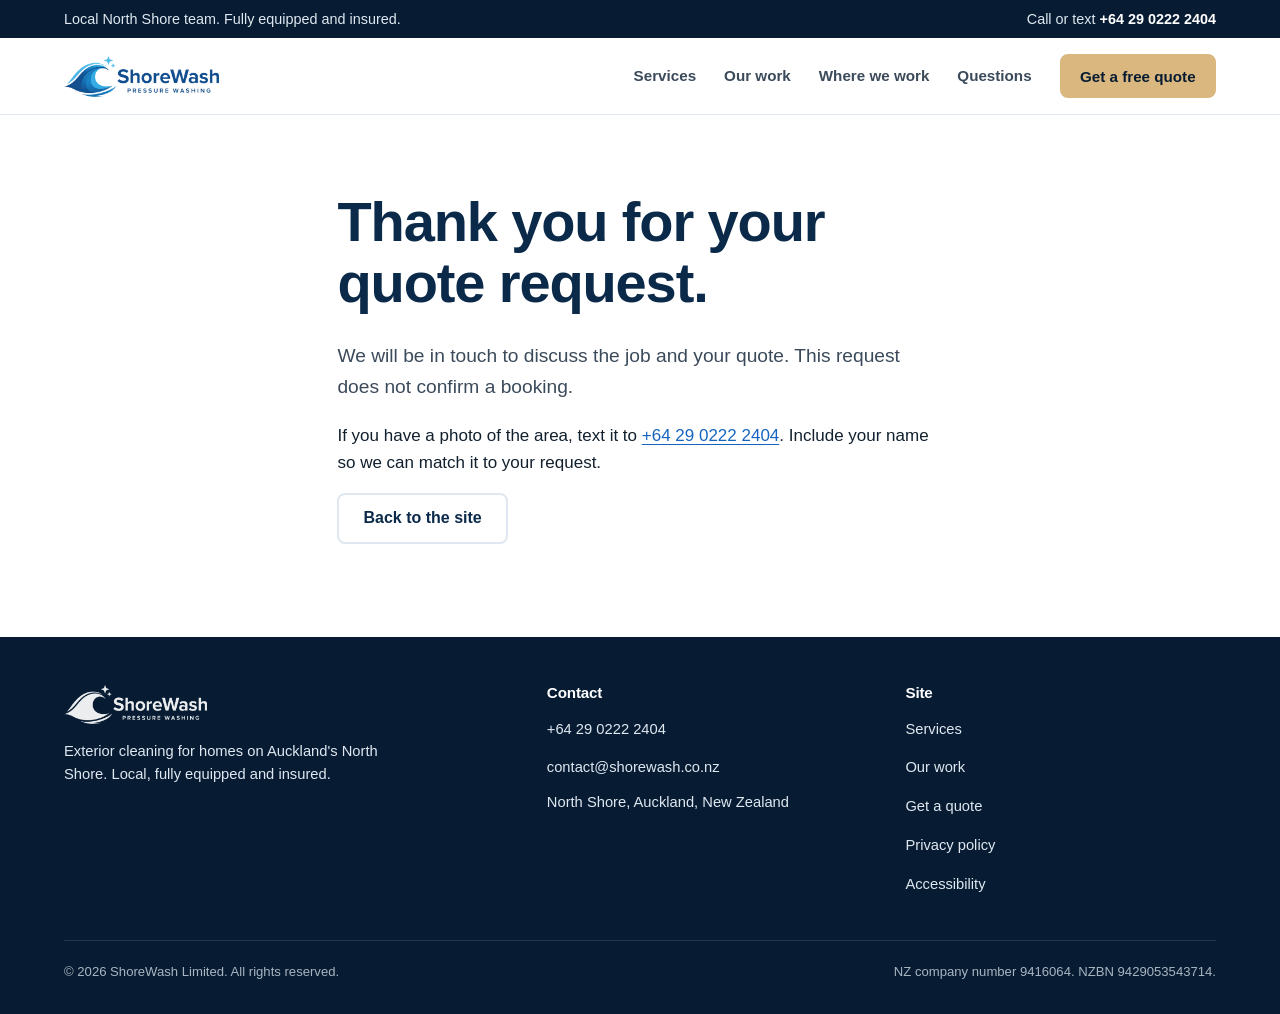
<file: thanks.html>
<!doctype html>
<html lang="en-NZ">
<head>
  <meta charset="utf-8">
  <meta name="viewport" content="width=device-width, initial-scale=1">
  <title>Thanks | ShoreWash</title>
  <meta name="description" content="Your quote request has been sent to ShoreWash.">
  <meta name="robots" content="noindex">
  <link rel="icon" href="assets/img/logo-square.png" type="image/png">
  <meta name="theme-color" content="#0b2a4a">
  <script>document.documentElement.classList.add("js");</script>
  <link rel="stylesheet" href="assets/site.css">
</head>
<body>
<a class="skip-link" href="#main">Skip to main content</a>
<div class="topbar">
  <div class="wrap">
    <span class="topbar-note">Local North Shore team. Fully equipped and insured.</span>
    <span>Call or text <a href="tel:+64290222404">+64 29 0222 2404</a></span>
  </div>
</div>
<header class="header">
  <div class="wrap">
    <a class="brand" href="index.html" aria-label="ShoreWash home">
      <img src="assets/img/logo.png" alt="ShoreWash" width="510" height="137">
    </a>
    <button class="nav-toggle" type="button" aria-expanded="false" aria-controls="nav">Menu</button>
    <nav class="nav" id="nav" aria-label="Main">
      <a href="index.html#services">Services</a>
      <a href="index.html#work">Our work</a>
      <a href="index.html#area">Where we work</a>
      <a href="index.html#faq">Questions</a>
      <a class="btn btn--primary" href="index.html#quote">Get a free quote</a>
    </nav>
  </div>
</header>
<main class="page" id="main" tabindex="-1">
  <div class="wrap">

    <h1>Thank you for your quote request.</h1>
    <p class="lede">We will be in touch to discuss the job and your quote. This request does not confirm a booking.</p>
    <p>If you have a photo of the area, text it to <a href="sms:+64290222404">+64 29 0222 2404</a>. Include your name so we can match it to your request.</p>
    <p><a class="btn btn--ghost" href="index.html">Back to the site</a></p>
  </div>
</main>
<footer class="footer">
  <div class="wrap">
    <div>
      <img src="assets/img/logo.png" alt="ShoreWash" width="510" height="137">
      <p>Exterior cleaning for homes on Auckland's North Shore. Local, fully equipped and insured.</p>
    </div>
    <div>
      <h3>Contact</h3>
      <ul>
        <li><a href="tel:+64290222404">+64 29 0222 2404</a></li>
        <li><a href="mailto:contact@shorewash.co.nz">contact@shorewash.co.nz</a></li>
        <li>North Shore, Auckland, New Zealand</li>
      </ul>
    </div>
    <div>
      <h3>Site</h3>
      <ul>
        <li><a href="index.html#services">Services</a></li>
        <li><a href="index.html#work">Our work</a></li>
        <li><a href="index.html#quote">Get a quote</a></li>
        <li><a href="privacy.html">Privacy policy</a></li>
        <li><a href="accessibility.html">Accessibility</a></li>
      </ul>
    </div>
    <div class="footer-legal">
      <span>&copy; 2026 ShoreWash Limited. All rights reserved.</span>
      <span>NZ company number 9416064. NZBN 9429053543714.</span>
    </div>
  </div>
</footer>
<script src="assets/site.js" defer></script>
</body>
</html>
</file>
<file: assets/site.css>
/* ShoreWash - exterior cleaning, North Shore Auckland
   Palette is taken from the logo. One warm accent (cleaned timber) and it only
   appears on the primary call to action. */

:root {
  --navy: #0b2a4a;
  --navy-deep: #071c33;
  --ocean: #1565c0;
  --wave: #37a6e0;
  --foam: #f4f8fb;
  --mist: #dfe8f0;
  --slate: #3b4a5a;
  --ink: #12202e;
  --timber: #d9b77e;
  --timber-deep: #b8934f;
  --white: #ffffff;

  --font: "Avenir Next", Avenir, "Segoe UI", sans-serif;
  --measure: 64ch;
  --gutter: clamp(1.25rem, 4vw, 3rem);
  --wrap: 72rem;
  --radius: 12px;
  --radius-sm: 8px;
  --shadow: 0 18px 50px -24px rgba(7, 28, 51, 0.45);
  --ease: cubic-bezier(0.2, 0.7, 0.2, 1);
}

*, *::before, *::after { box-sizing: border-box; }

html { scroll-behavior: smooth; -webkit-text-size-adjust: 100%; }

@media (prefers-reduced-motion: reduce) {
  html { scroll-behavior: auto; }
  *, *::before, *::after { animation: none !important; transition: none !important; }
}

body {
  margin: 0;
  font-family: var(--font);
  font-size: 1.0625rem;
  line-height: 1.6;
  color: var(--ink);
  background: var(--white);
  font-feature-settings: "ss01", "cv11";
}

img { max-width: 100%; height: auto; display: block; }

a { color: var(--ocean); text-underline-offset: 0.18em; }
a:hover { color: var(--navy); }

:focus-visible {
  outline: 3px solid var(--ocean);
  box-shadow: 0 0 0 6px var(--white);
  outline-offset: 3px;
  border-radius: 4px;
}

h1, h2, h3 {
  font-weight: 800;
  line-height: 1.08;
  letter-spacing: -0.02em;
  color: var(--navy);
  margin: 0 0 0.5em;
  text-wrap: balance;
}
h1 { font-size: clamp(2.4rem, 5.2vw, 4.25rem); }
h2 { font-size: clamp(1.9rem, 3.6vw, 2.75rem); }
h3 { font-size: 1.25rem; letter-spacing: -0.01em; }

p { margin: 0 0 1em; max-width: var(--measure); }
.lede { font-size: 1.2rem; color: var(--slate); }

.wrap {
  width: min(100% - 2 * var(--gutter), var(--wrap));
  margin-inline: auto;
}

.section { padding-block: clamp(3.5rem, 8vw, 7rem); }
[id] { scroll-margin-top: 5.5rem; }
.section--foam { background: var(--foam); }
.section--navy { background: var(--navy); color: var(--foam); }
.section--navy h2, .section--navy h3 { color: var(--white); }
.section--navy p { color: var(--mist); }

.section-head { max-width: var(--measure); margin-bottom: clamp(2rem, 4vw, 3.5rem); }
.section-head p { margin-bottom: 0; }

/* Buttons */
.btn {
  display: inline-flex;
  align-items: center;
  gap: 0.6rem;
  padding: 0.95rem 1.5rem;
  border-radius: var(--radius-sm);
  font-weight: 700;
  font-size: 1rem;
  text-decoration: none;
  border: 2px solid transparent;
  cursor: pointer;
  transition: transform 0.18s var(--ease), background-color 0.18s var(--ease), color 0.18s var(--ease), border-color 0.18s var(--ease);
  white-space: normal;
  text-align: center;
  min-height: 44px;
  font-family: inherit;
  line-height: 1;
}
.btn:active { transform: translateY(1px); }
.btn--primary { background: var(--timber); color: var(--navy-deep); border-color: var(--timber); }
.btn--primary:hover { background: var(--timber-deep); border-color: var(--timber-deep); color: var(--navy-deep); }
.btn--ghost { background: transparent; color: var(--navy); border-color: var(--mist); }
.btn--ghost:hover { border-color: var(--navy); color: var(--navy); }
.section--navy .btn--ghost, .hero .btn--ghost.on-dark { color: var(--white); border-color: rgba(255,255,255,0.35); }
.section--navy .btn--ghost:hover { border-color: var(--white); }
.btn svg { width: 1.1em; height: 1.1em; flex: none; }

/* Header */
.topbar {
  background: var(--navy-deep);
  color: var(--mist);
  font-size: 0.9rem;
}
.topbar .wrap {
  display: flex;
  justify-content: space-between;
  align-items: center;
  gap: 1rem;
  min-height: 2.4rem;
}
.topbar a { color: var(--white); text-decoration: none; font-weight: 600; }
.topbar a:hover { text-decoration: underline; }
.topbar span { color: var(--mist); }

.header {
  position: sticky;
  top: 0;
  z-index: 50;
  background: rgba(255,255,255,0.92);
  backdrop-filter: saturate(160%) blur(10px);
  border-bottom: 1px solid var(--mist);
}
.header .wrap {
  display: flex;
  align-items: center;
  justify-content: space-between;
  gap: 1.5rem;
  min-height: 4.75rem;
}
.brand img { height: 2.6rem; width: auto; }
.nav { display: flex; align-items: center; gap: 1.75rem; }
.nav a {
  color: var(--slate);
  text-decoration: none;
  font-weight: 600;
  font-size: 0.95rem;
}
.nav a:hover { color: var(--navy); }
.nav .btn { padding: 0.7rem 1.15rem; font-size: 0.95rem; }
.nav-toggle {
  display: none;
  background: none;
  border: 2px solid var(--mist);
  border-radius: 999px;
  padding: 0.55rem 0.9rem;
  font: inherit;
  font-weight: 700;
  color: var(--navy);
  cursor: pointer;
}

@media (max-width: 860px) {
  .js .nav-toggle { display: inline-flex; }
  .js .nav {
    display: none;
    position: absolute;
    left: 0; right: 0; top: 100%;
    flex-direction: column;
    align-items: stretch;
    gap: 0;
    background: var(--white);
    border-bottom: 1px solid var(--mist);
    padding: 0.5rem var(--gutter) 1rem;
    box-shadow: var(--shadow);
  }
  .nav-ready .nav.is-open { display: flex; }
  html:not(.js) .header .wrap { flex-wrap: wrap; padding-block: 1rem; }
  html:not(.js) .header .nav { flex-wrap: wrap; gap: 0.75rem 1.25rem; }
  .nav a { padding: 0.8rem 0; border-bottom: 1px solid var(--foam); }
  .nav .btn { margin-top: 0.75rem; justify-content: center; }
  .topbar .topbar-note { display: none; }
}

/* Hero */
.hero {
  background: var(--foam);
  padding-block: clamp(2.5rem, 5vw, 4.5rem);
}
.hero .wrap {
  display: grid;
  grid-template-columns: minmax(0, 1.05fr) minmax(0, 1fr);
  gap: clamp(2rem, 5vw, 4.5rem);
  align-items: center;
}
.hero-copy h1 { margin-bottom: 0.5em; max-width: 12ch; font-size: clamp(2.75rem, 5vw, 4.5rem); letter-spacing: -0.045em; }
.hero-media { margin: 0; min-width: 0; }
.hero-copy .lede { margin-bottom: 1.75rem; }
.hero-actions { display: flex; flex-wrap: wrap; gap: 0.75rem; align-items: center; }
.hero-proof {
  margin: 2rem 0 0;
  padding: 0;
  list-style: none;
  display: flex;
  flex-wrap: wrap;
  gap: 0.6rem 1.5rem;
  color: var(--slate);
  font-size: 0.95rem;
  font-weight: 600;
}
.hero-proof li { display: inline-flex; align-items: center; gap: 0.45rem; }
.hero-proof svg { width: 1.1em; height: 1.1em; color: var(--ocean); flex: none; }

@media (max-width: 860px) {
  .hero .wrap { grid-template-columns: 1fr; }
}

/* Before / after comparison. Two stacked images; the top one is clipped by a
   range input the visitor drags. Works with keyboard and touch through the
   native input. */
.compare {
  position: relative;
  aspect-ratio: 5 / 6;
  max-height: 34rem;
  border-radius: var(--radius);
  overflow: hidden;
  box-shadow: var(--shadow);
  background: var(--mist);
  --pos: 50%;
  isolation: isolate;
  margin-inline: auto;
  touch-action: pan-y;
  user-select: none;
  -webkit-user-select: none;
}
@media (max-width: 860px) { .compare { max-height: none; } }
.compare img {
  position: absolute;
  inset: 0;
  width: 100%;
  height: 100%;
  object-fit: cover;
  -webkit-user-drag: none;
  -webkit-touch-callout: none;
}
.compare .compare-before { clip-path: inset(0 calc(100% - var(--pos)) 0 0); }
.compare-handle {
  position: absolute;
  top: 0; bottom: 0;
  left: var(--pos);
  width: 2px;
  background: var(--white);
  transform: translateX(-1px);
  pointer-events: none;
  z-index: 2;
}
.compare-handle::after {
  content: "";
  position: absolute;
  top: 50%; left: 50%;
  width: 2.75rem; height: 2.75rem;
  transform: translate(-50%, -50%);
  border-radius: 50%;
  background: var(--white);
  box-shadow: 0 6px 20px rgba(7,28,51,0.35);
  background-image: url("data:image/svg+xml,%3Csvg xmlns='http://www.w3.org/2000/svg' viewBox='0 0 24 24' fill='none' stroke='%230b2a4a' stroke-width='2.4' stroke-linecap='round' stroke-linejoin='round'%3E%3Cpath d='M9 6l-5 6 5 6M15 6l5 6-5 6'/%3E%3C/svg%3E");
  background-size: 1.3rem;
  background-repeat: no-repeat;
  background-position: center;
}
.compare-range {
  position: absolute;
  inset: 0;
  width: 100%;
  height: 100%;
  margin: 0;
  opacity: 0;
  z-index: 3;
  -webkit-appearance: none;
  appearance: none;
}
.compare-ready { cursor: ew-resize; }
.compare-ready .compare-range { pointer-events: none; }
.compare:focus-within { outline: 3px solid var(--ocean);
  box-shadow: 0 0 0 6px var(--white); outline-offset: 3px; }
.compare-label {
  position: absolute;
  bottom: 1rem;
  z-index: 2;
  padding: 0.35rem 0.75rem;
  border-radius: 999px;
  background: rgba(7,28,51,0.72);
  color: var(--white);
  font-size: 0.8rem;
  font-weight: 700;
  pointer-events: none;
}
.compare-label--before { left: 1rem; }
.compare-label--after { right: 1rem; }
.compare-caption {
  margin: 0.75rem 0 0;
  font-size: 0.9rem;
  color: var(--slate);
}

/* Trust strip */
.trust {
  border-top: 1px solid var(--mist);
  border-bottom: 1px solid var(--mist);
  background: var(--white);
}
.trust .wrap {
  display: grid;
  grid-template-columns: repeat(4, minmax(0, 1fr));
  gap: 1rem 2rem;
  padding-block: 1.5rem;
}
.trust-item { display: flex; gap: 0.8rem; align-items: flex-start; }
.trust-item svg { width: 1.5rem; height: 1.5rem; color: var(--ocean); flex: none; margin-top: 0.15rem; }
.trust-item strong { display: block; color: var(--navy); font-weight: 700; }
.trust-item span { font-size: 0.9rem; color: var(--slate); }
@media (max-width: 860px) { .trust .wrap { grid-template-columns: repeat(2, minmax(0, 1fr)); } }
@media (max-width: 480px) { .trust .wrap { grid-template-columns: 1fr; } }

/* Services: a priced list. Rules, not cards, because these are five rows of
   the same thing and the price column is what people compare. */
.services { list-style: none; margin: 0; padding: 0; border-top: 1px solid var(--mist); }
.service {
  display: grid;
  grid-template-columns: 3.25rem minmax(0, 1fr) auto;
  gap: 1.25rem 1.5rem;
  align-items: start;
  padding: 1.75rem 0;
  border-bottom: 1px solid var(--mist);
}
.service-icon {
  width: 3.25rem; height: 3.25rem;
  border-radius: var(--radius-sm);
  background: var(--foam);
  color: var(--ocean);
  display: grid; place-items: center;
}
.service-icon svg { width: 1.6rem; height: 1.6rem; }
.service h3 { margin-bottom: 0.3rem; }
.service p { margin: 0; color: var(--slate); max-width: 56ch; }
.service-price { text-align: right; white-space: nowrap; }
.service-price small { display: block; font-size: 0.8rem; color: var(--slate); font-weight: 600; }
.service-price strong { font-size: 1.5rem; font-weight: 800; color: var(--navy); letter-spacing: -0.02em; }
.services-note { margin-top: 1.25rem; font-size: 0.95rem; color: var(--slate); }
@media (max-width: 600px) {
  .service { grid-template-columns: 3.25rem minmax(0, 1fr); }
  .service-price { grid-column: 2; text-align: left; }
  .service-price strong { font-size: 1.25rem; }
}

/* Process: this genuinely is a sequence, so it is numbered. */
.steps {
  list-style: none;
  margin: 0; padding: 0;
  display: grid;
  grid-template-columns: repeat(4, minmax(0, 1fr));
  gap: 2rem;
  counter-reset: step;
}
.steps li { counter-increment: step; position: relative; padding-top: 0.5rem; }
.steps li::before {
  content: counter(step);
  display: inline-grid;
  place-items: center;
  width: 2.25rem; height: 2.25rem;
  border-radius: 50%;
  background: var(--wave);
  color: var(--navy-deep);
  font-weight: 800;
  margin-bottom: 1rem;
}
.steps h3 { color: var(--white); }
.steps p { margin: 0; font-size: 0.98rem; }
@media (max-width: 860px) { .steps { grid-template-columns: repeat(2, minmax(0, 1fr)); } }
@media (max-width: 480px) { .steps { grid-template-columns: 1fr; } }

/* Gallery */
.gallery {
  display: grid;
  grid-template-columns: repeat(3, minmax(0, 1fr));
  gap: 1.5rem;
}
.gallery figure { margin: 0; }
.gallery .compare { aspect-ratio: 5 / 7; max-height: none; box-shadow: none; border: 1px solid var(--mist); }
.gallery .photo {
  aspect-ratio: 5 / 7;
  border-radius: var(--radius);
  overflow: hidden;
  border: 1px solid var(--mist);
}
.gallery .photo picture { display: block; width: 100%; height: 100%; }
.gallery .photo img { width: 100%; height: 100%; object-fit: cover; }
.gallery figcaption { margin-top: 0.75rem; font-size: 0.9rem; color: var(--slate); }
@media (max-width: 860px) { .gallery { grid-template-columns: 1fr; max-width: 28rem; } }

/* Testimonial */
.quote {
  display: grid;
  grid-template-columns: minmax(0, 1fr) auto;
  gap: 2rem;
  align-items: end;
  border-left: 4px solid var(--timber);
  padding-left: clamp(1.25rem, 3vw, 2.5rem);
}
.quote blockquote {
  margin: 0;
  font-size: clamp(1.35rem, 2.4vw, 1.85rem);
  font-weight: 600;
  line-height: 1.35;
  letter-spacing: -0.015em;
  color: var(--navy);
  max-width: 34ch;
  text-wrap: pretty;
}
.quote cite { font-style: normal; color: var(--slate); font-weight: 600; white-space: nowrap; }
@media (max-width: 700px) { .quote { grid-template-columns: 1fr; align-items: start; } }

/* Area */
.area {
  display: grid;
  grid-template-columns: minmax(0, 1fr) minmax(0, 1fr);
  gap: clamp(2rem, 5vw, 4rem);
  align-items: start;
}
.suburbs {
  columns: 2;
  column-gap: 2rem;
  list-style: none;
  margin: 0; padding: 0;
  font-weight: 600;
  color: var(--navy);
}
.suburbs li { padding: 0.4rem 0; border-bottom: 1px solid var(--mist); break-inside: avoid; }
@media (max-width: 760px) { .area { grid-template-columns: 1fr; } }

/* FAQ */
.faq { max-width: var(--measure); border-top: 1px solid var(--mist); }
.faq details { border-bottom: 1px solid var(--mist); }
.faq summary {
  cursor: pointer;
  list-style: none;
  padding: 1.15rem 2.5rem 1.15rem 0;
  font-weight: 700;
  color: var(--navy);
  position: relative;
  font-size: 1.05rem;
}
.faq summary::-webkit-details-marker { display: none; }
.faq summary::after {
  content: "";
  position: absolute;
  right: 0.35rem; top: 50%;
  width: 0.7rem; height: 0.7rem;
  border-right: 2px solid var(--ocean);
  border-bottom: 2px solid var(--ocean);
  transform: translateY(-70%) rotate(45deg);
  transition: transform 0.2s var(--ease);
}
.faq details[open] summary::after { transform: translateY(-30%) rotate(-135deg); }
.faq details p { padding-bottom: 1.15rem; color: var(--slate); }

/* Quote form */
.quote-grid {
  display: grid;
  grid-template-columns: minmax(0, 0.8fr) minmax(0, 1.2fr);
  gap: clamp(2rem, 5vw, 4rem);
}
.contact-list { list-style: none; margin: 1.5rem 0 0; padding: 0; display: grid; gap: 1rem; }
.contact-list li { display: flex; gap: 0.9rem; align-items: flex-start; }
.contact-list svg { width: 1.35rem; height: 1.35rem; color: var(--wave); flex: none; margin-top: 0.2rem; }
.contact-list a { color: var(--white); text-decoration: none; font-weight: 700; font-size: 1.1rem; }
.contact-list a:hover { text-decoration: underline; }
.contact-list span { display: block; font-size: 0.9rem; color: var(--mist); }

.form {
  background: var(--white);
  color: var(--ink);
  border-radius: var(--radius);
  padding: clamp(1.25rem, 3vw, 2.25rem);
  box-shadow: var(--shadow);
}
.form p { color: var(--slate); }
.form-row { display: grid; grid-template-columns: 1fr 1fr; gap: 1rem; }
.field { display: grid; gap: 0.35rem; margin-bottom: 1rem; }
.field label { font-weight: 700; font-size: 0.92rem; color: var(--navy); }
.field input, .field select, .field textarea {
  font: inherit;
  padding: 0.8rem 0.95rem;
  border: 1.5px solid #77899a;
  border-radius: var(--radius-sm);
  background: var(--white);
  color: var(--ink);
  width: 100%;
}
.field input:focus, .field select:focus, .field textarea:focus {
  outline: 2px solid var(--ocean);
  outline-offset: 2px;
  border-color: var(--ocean);
}
.field textarea { min-height: 7rem; resize: vertical; }
.field-hint { font-size: 0.85rem; color: var(--slate); }
.form .btn { width: 100%; justify-content: center; margin-top: 0.5rem; }
.form-fine { font-size: 0.82rem; color: var(--slate); margin: 0.9rem 0 0; }
.honey { position: absolute; left: -9999px; }
@media (max-width: 860px) { .quote-grid { grid-template-columns: 1fr; } }
@media (max-width: 520px) { .form-row { grid-template-columns: 1fr; } }

/* Footer */
.footer { background: var(--navy-deep); color: var(--mist); padding-block: 3rem 2rem; font-size: 0.92rem; }
.footer .wrap {
  display: grid;
  grid-template-columns: minmax(0, 1.4fr) minmax(0, 1fr) minmax(0, 1fr);
  gap: 2rem 3rem;
}
.footer img { height: 2.4rem; width: auto; margin-bottom: 1rem; filter: brightness(0) invert(1); opacity: 0.92; }
.footer h3 { color: var(--white); font-size: 0.95rem; margin-bottom: 0.75rem; }
.footer ul { list-style: none; margin: 0; padding: 0; display: grid; gap: 0.45rem; }
.footer a { color: var(--mist); text-decoration: none; }
.footer a:hover { color: var(--white); text-decoration: underline; }
.footer p { color: var(--mist); max-width: 40ch; }
.footer-legal {
  grid-column: 1 / -1;
  border-top: 1px solid rgba(255,255,255,0.12);
  padding-top: 1.25rem;
  margin-top: 0.5rem;
  display: flex;
  flex-wrap: wrap;
  justify-content: space-between;
  gap: 0.5rem 1.5rem;
  font-size: 0.82rem;
  color: rgba(223,232,240,0.75);
}
@media (max-width: 760px) { .footer .wrap { grid-template-columns: 1fr 1fr; } }
@media (max-width: 480px) { .footer .wrap { grid-template-columns: 1fr; } }

/* Mobile call bar: the one thing a phone visitor wants is the number. */
.callbar {
  display: none;
  position: fixed;
  left: 0; right: 0; bottom: 0;
  z-index: 60;
  background: var(--navy-deep);
  padding: 0.6rem var(--gutter) calc(0.6rem + env(safe-area-inset-bottom));
  gap: 0.6rem;
}
.callbar .btn { flex: 1; justify-content: center; }
.callbar .btn--ghost { color: var(--white); border-color: rgba(255,255,255,0.35); }
@media (max-width: 860px) {
  .callbar { display: flex; }
  .has-callbar { padding-bottom: calc(4.5rem + env(safe-area-inset-bottom)); }
  html { scroll-padding-bottom: 6rem; }
}

/* Inner pages (privacy, accessibility, thanks) */
.page { padding-block: clamp(2.5rem, 6vw, 5rem); }
.page .wrap { max-width: var(--measure); }
.page h2 { font-size: 1.35rem; margin-top: 2rem; }
.page ul { padding-left: 1.2rem; }
.page li { margin-bottom: 0.3rem; }
.page .meta { color: var(--slate); font-size: 0.95rem; }

.sr-only {
  position: absolute; width: 1px; height: 1px; padding: 0; margin: -1px;
  overflow: hidden; clip: rect(0,0,0,0); white-space: nowrap; border: 0;
}

/* Progressive enhancement leaves navigation and photographs usable without JS. */
.skip-link { position: fixed; left: 1rem; top: 1rem; z-index: 100; padding: 0.75rem 1rem; background: var(--white); color: var(--navy); transform: translateY(-200%); }
.skip-link:focus { transform: none; }
.nav .btn--primary { color: var(--navy-deep); }
.nav-toggle { min-height: 44px; }
.compare:not(.compare-ready) { display: flex; }
.compare:not(.compare-ready) picture { width: 50%; min-width: 0; }
.compare:not(.compare-ready) picture:first-child { order: 2; }
.compare:not(.compare-ready) img { position: static; height: 100%; clip-path: none; }
.compare:not(.compare-ready) .compare-range,
.compare:not(.compare-ready) .compare-handle { display: none; }
.compare-label { background: var(--navy-deep); }
.form-intro { font-size: 0.95rem; }
.form-status { min-height: 1.6em; font-weight: 600; font-size: 0.95rem; }
.form-status:empty { display: none; }
.field { min-width: 0; }
.field [aria-invalid="true"] { border-color: #a52828; }
.form .field-error { color: #a52828; font-size: 0.85rem; margin: 0; }
.form .field-error:empty { display: none; }
.btn:disabled { cursor: wait; opacity: 0.75; }
.contact-list a, .footer a { overflow-wrap: anywhere; }
.footer li a { display: inline-block; padding-block: 0.25rem; }
.page h1 { font-size: clamp(2.25rem, 5vw, 3.5rem); }
@media (min-width: 861px) {
  #services .wrap, #faq .wrap { display: grid; grid-template-columns: 0.65fr 1.35fr; gap: 0 4rem; align-items: start; }
  #services .section-head, #faq .section-head { position: sticky; top: 7rem; }
  .services-note { grid-column: 2; }
}
@media (max-width: 860px) {
  .hero-media { width: 100%; max-width: 36rem; }
  .hero .compare { aspect-ratio: 1 / 1; }
  .hero-copy h1 { max-width: 16ch; }
  .gallery { margin-inline: auto; }
}
@media (max-width: 600px) {
  .service { grid-template-columns: minmax(0, 1fr) auto; gap: 1rem; }
  .service-icon { display: none; }
  .service-price { grid-column: 2; grid-row: 1; text-align: right; }
  .service h3 { font-size: 1.15rem; }
  .hero-proof { gap: 0.5rem; flex-direction: column; margin-top: 1.5rem; }
  .hero-actions { align-items: stretch; }
  .hero-actions .btn { justify-content: center; }
}
@media (forced-colors: active) {
  .compare:focus-within { outline: 3px solid Highlight; }
  .compare-handle { background: CanvasText; }
  .btn { border: 2px solid ButtonText; }
}
</file>
